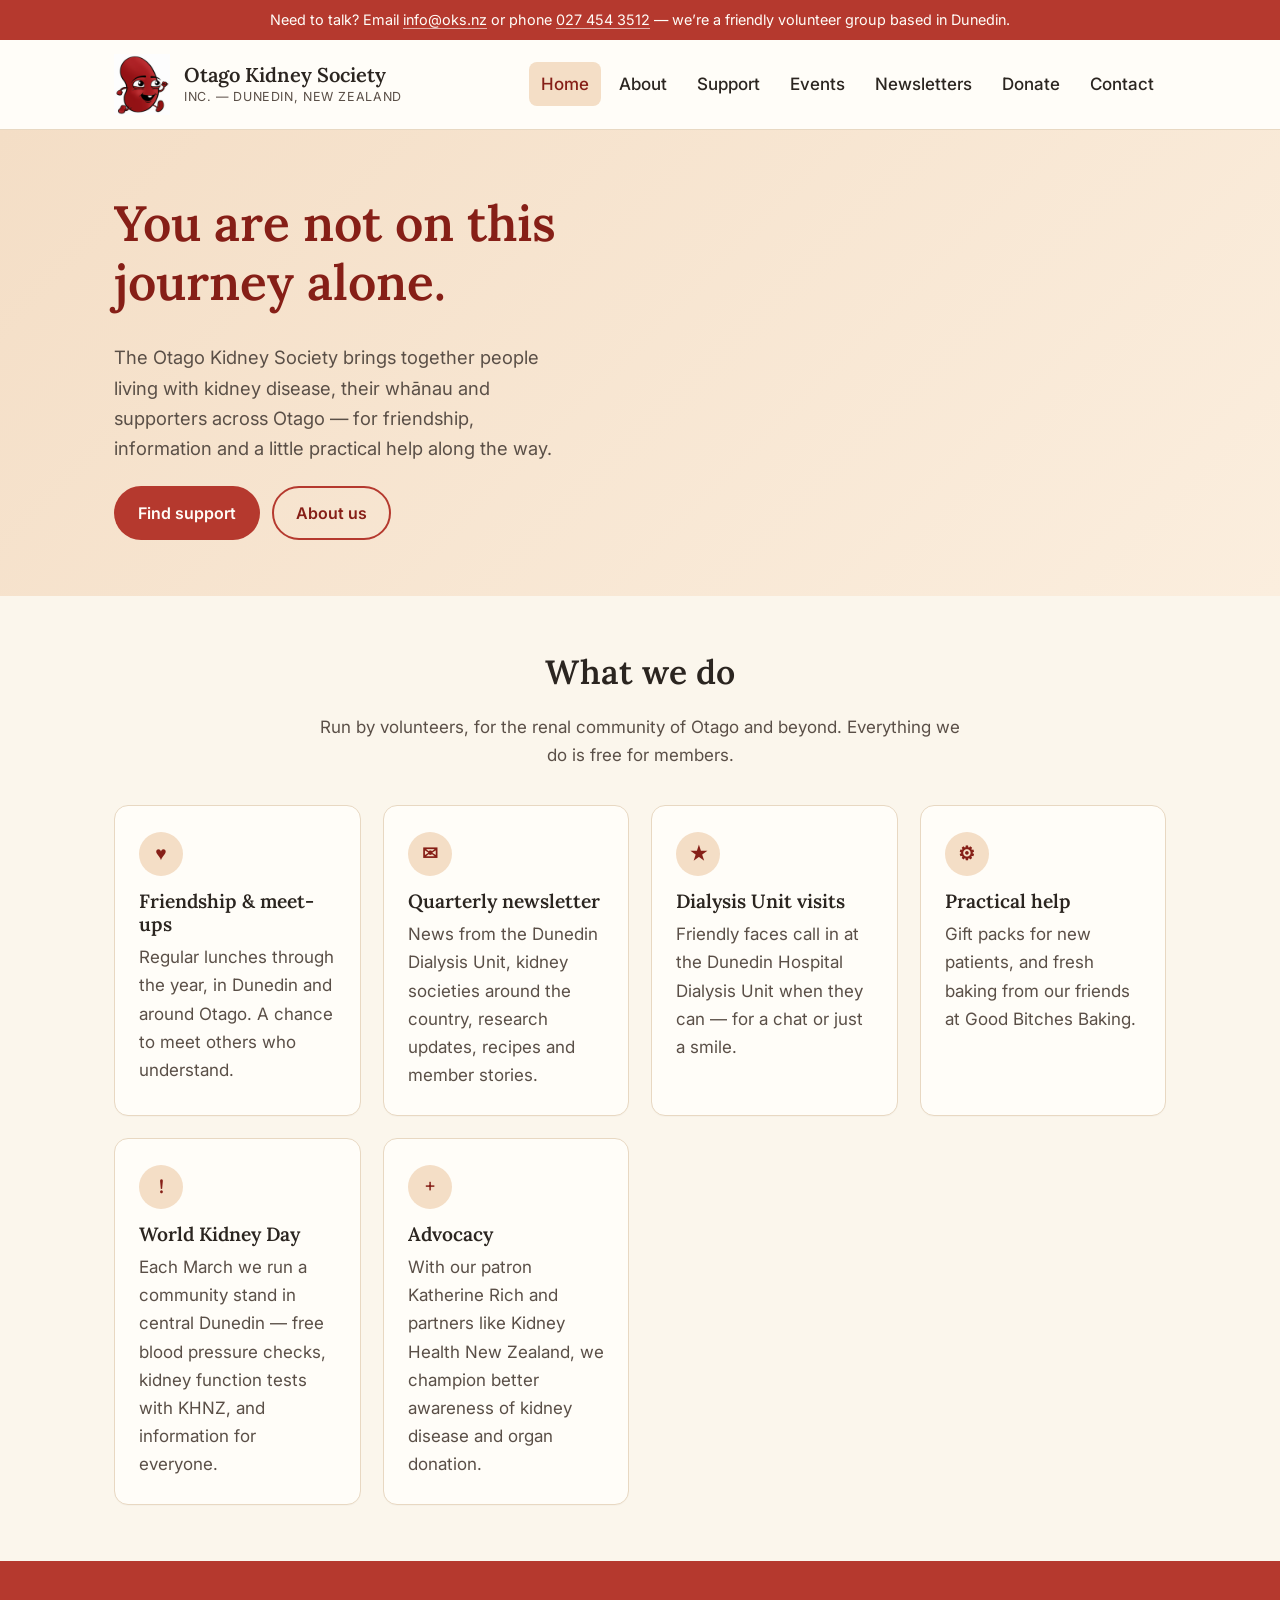
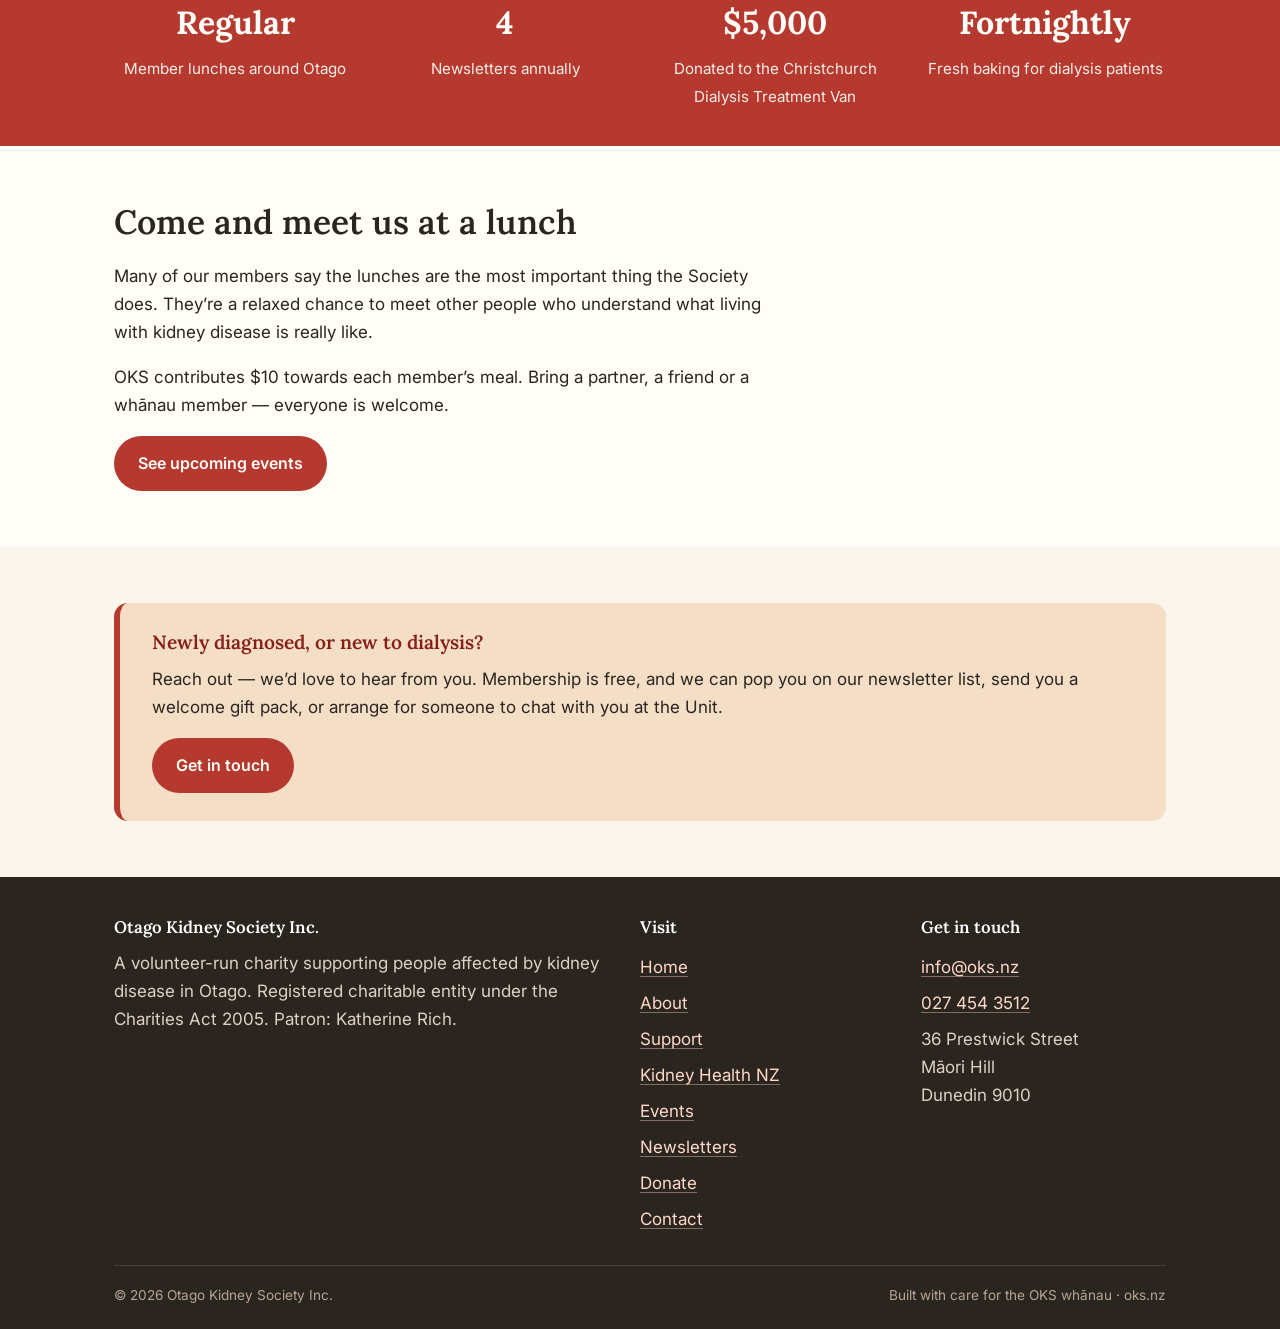
<file: index.html>
<!DOCTYPE html>
<html lang="en-NZ">
<head>
  <meta charset="UTF-8">
  <meta name="viewport" content="width=device-width, initial-scale=1.0">
  <title>Otago Kidney Society — supporting our renal community in Otago</title>
  <meta name="description" content="The Otago Kidney Society is a registered charity supporting people affected by kidney disease in Otago through friendship, information and practical help.">
  <link rel="icon" type="image/png" href="images/oks-logo.png">
  <!-- Social sharing (Facebook, Messenger, LinkedIn) -->
  <meta property="og:type" content="website">
  <meta property="og:site_name" content="Otago Kidney Society">
  <meta property="og:locale" content="en_NZ">
  <meta property="og:title" content="Otago Kidney Society — supporting our renal community in Otago">
  <meta property="og:description" content="The Otago Kidney Society is a registered charity supporting people affected by kidney disease in Otago through friendship, information and practical help.">
  <meta property="og:url" content="https://oks.nz/">
  <meta property="og:image" content="https://oks.nz/images/oks-logo.png">
  <meta property="og:image:alt" content="The Otago Kidney Society logo.">
  <!-- Social sharing (X / Twitter) -->
  <meta name="twitter:card" content="summary_large_image">
  <meta name="twitter:title" content="Otago Kidney Society — supporting our renal community in Otago">
  <meta name="twitter:description" content="The Otago Kidney Society is a registered charity supporting people affected by kidney disease in Otago through friendship, information and practical help.">
  <meta name="twitter:image" content="https://oks.nz/images/oks-logo.png">
  <link rel="canonical" href="https://oks.nz/">
  <link rel="preconnect" href="https://fonts.googleapis.com">
  <link rel="preconnect" href="https://fonts.gstatic.com" crossorigin>
  <link href="https://fonts.googleapis.com/css2?family=Inter:wght@400;500;600&family=Lora:wght@500;600&display=swap" rel="stylesheet">
  <link rel="stylesheet" href="styles.css">
</head>
<body>

<div class="topbar">
  Need to talk? Email <a href="mailto:info@oks.nz">info@oks.nz</a> or phone <a href="tel:+64274543512">027 454 3512</a> — we’re a friendly volunteer group based in Dunedin.
</div>

<header class="site-header">
  <div class="inner">
    <a class="brand" href="index.html">
      <img src="images/oks-logo.png" alt="OKS kidney mascot logo">
      <span class="name">Otago Kidney Society<small>Inc. — Dunedin, New Zealand</small></span>
    </a>
    <nav aria-label="Primary">
      <ul>
        <li><a class="active" href="index.html">Home</a></li>
        <li><a href="about.html">About</a></li>
        <li><a href="support.html">Support</a></li>
        <li><a href="events.html">Events</a></li>
        <li><a href="newsletters.html">Newsletters</a></li>
        <li><a href="donate.html">Donate</a></li>
        <li><a href="contact.html">Contact</a></li>
      </ul>
    </nav>
  </div>
</header>

<section class="hero">
  <div class="container">
    <div style="max-width:46ch;">
      <h1>You are not on this journey alone.</h1>
      <p class="lede">The Otago Kidney Society brings together people living with kidney disease, their whānau and supporters across Otago — for friendship, information and a little practical help along the way.</p>
      <div class="actions">
        <a class="btn btn-primary" href="support.html">Find support</a>
        <a class="btn btn-secondary" href="about.html">About us</a>
      </div>
    </div>
  </div>
</section>

<section>
  <div class="container">
    <div class="text-center" style="max-width:60ch;margin:0 auto 36px;">
      <h2>What we do</h2>
      <p class="muted">Run by volunteers, for the renal community of Otago and beyond. Everything we do is free for members.</p>
    </div>
    <div class="cards">
      <div class="card">
        <div class="icon" aria-hidden="true">♥</div>
        <h3>Friendship &amp; meet-ups</h3>
        <p>Regular lunches through the year, in Dunedin and around Otago. A chance to meet others who understand.</p>
      </div>
      <div class="card">
        <div class="icon" aria-hidden="true">✉</div>
        <h3>Quarterly newsletter</h3>
        <p>News from the Dunedin Dialysis Unit, kidney societies around the country, research updates, recipes and member stories.</p>
      </div>
      <div class="card">
        <div class="icon" aria-hidden="true">★</div>
        <h3>Dialysis Unit visits</h3>
        <p>Friendly faces call in at the Dunedin Hospital Dialysis Unit when they can — for a chat or just a smile.</p>
      </div>
      <div class="card">
        <div class="icon" aria-hidden="true">⚙</div>
        <h3>Practical help</h3>
        <p>Gift packs for new patients, and fresh baking from our friends at Good Bitches Baking.</p>
      </div>
      <div class="card">
        <div class="icon" aria-hidden="true">!</div>
        <h3>World Kidney Day</h3>
        <p>Each March we run a community stand in central Dunedin — free blood pressure checks, kidney function tests with KHNZ, and information for everyone.</p>
      </div>
      <div class="card">
        <div class="icon" aria-hidden="true">+</div>
        <h3>Advocacy</h3>
        <p>With our patron Katherine Rich and partners like Kidney Health New Zealand, we champion better awareness of kidney disease and organ donation.</p>
      </div>
    </div>
  </div>
</section>

<div class="fact-strip">
  <div class="container grid">
    <div><strong>Regular</strong><span>Member lunches around Otago</span></div>
    <div><strong>4</strong><span>Newsletters annually</span></div>
    <div><strong>$5,000</strong><span>Donated to the Christchurch Dialysis Treatment Van</span></div>
    <div><strong>Fortnightly</strong><span>Fresh baking for dialysis patients</span></div>
  </div>
</div>

<section class="alt">
  <div class="container">
    <div style="max-width:62ch;">
      <h2>Come and meet us at a lunch</h2>
      <p>Many of our members say the lunches are the most important thing the Society does. They’re a relaxed chance to meet other people who understand what living with kidney disease is really like.</p>
      <p>OKS contributes $10 towards each member’s meal. Bring a partner, a friend or a whānau member — everyone is welcome.</p>
      <a class="btn btn-primary" href="events.html">See upcoming events</a>
    </div>
  </div>
</section>

<section>
  <div class="container">
    <div class="callout">
      <h3>Newly diagnosed, or new to dialysis?</h3>
      <p>Reach out — we’d love to hear from you. Membership is free, and we can pop you on our newsletter list, send you a welcome gift pack, or arrange for someone to chat with you at the Unit.</p>
      <p style="margin-bottom:0;"><a class="btn btn-primary" href="contact.html">Get in touch</a></p>
    </div>
  </div>
</section>

<footer class="site-footer">
  <div class="container">
    <div class="grid">
      <div>
        <h3>Otago Kidney Society Inc.</h3>
        <p>A volunteer-run charity supporting people affected by kidney disease in Otago. Registered charitable entity under the Charities Act 2005. Patron: Katherine Rich.</p>
      </div>
      <div>
        <h3>Visit</h3>
        <ul>
          <li><a href="index.html">Home</a></li>
          <li><a href="about.html">About</a></li>
          <li><a href="support.html">Support</a></li>
          <li><a href="khnz.html">Kidney Health NZ</a></li>
          <li><a href="events.html">Events</a></li>
          <li><a href="newsletters.html">Newsletters</a></li>
          <li><a href="donate.html">Donate</a></li>
          <li><a href="contact.html">Contact</a></li>
        </ul>
      </div>
      <div>
        <h3>Get in touch</h3>
        <ul>
          <li><a href="mailto:info@oks.nz">info@oks.nz</a></li>
          <li><a href="tel:+64274543512">027 454 3512</a></li>
          <li>36 Prestwick Street<br>Māori Hill<br>Dunedin 9010</li>
        </ul>
      </div>
    </div>
    <div class="legal">
      <span>© <span id="year">2026</span> Otago Kidney Society Inc.</span>
      <span>Built with care for the OKS whānau · oks.nz</span>
    </div>
  </div>
  <script>document.getElementById('year').textContent = new Date().getFullYear();</script>
</footer>

</body>
</html>
</file>
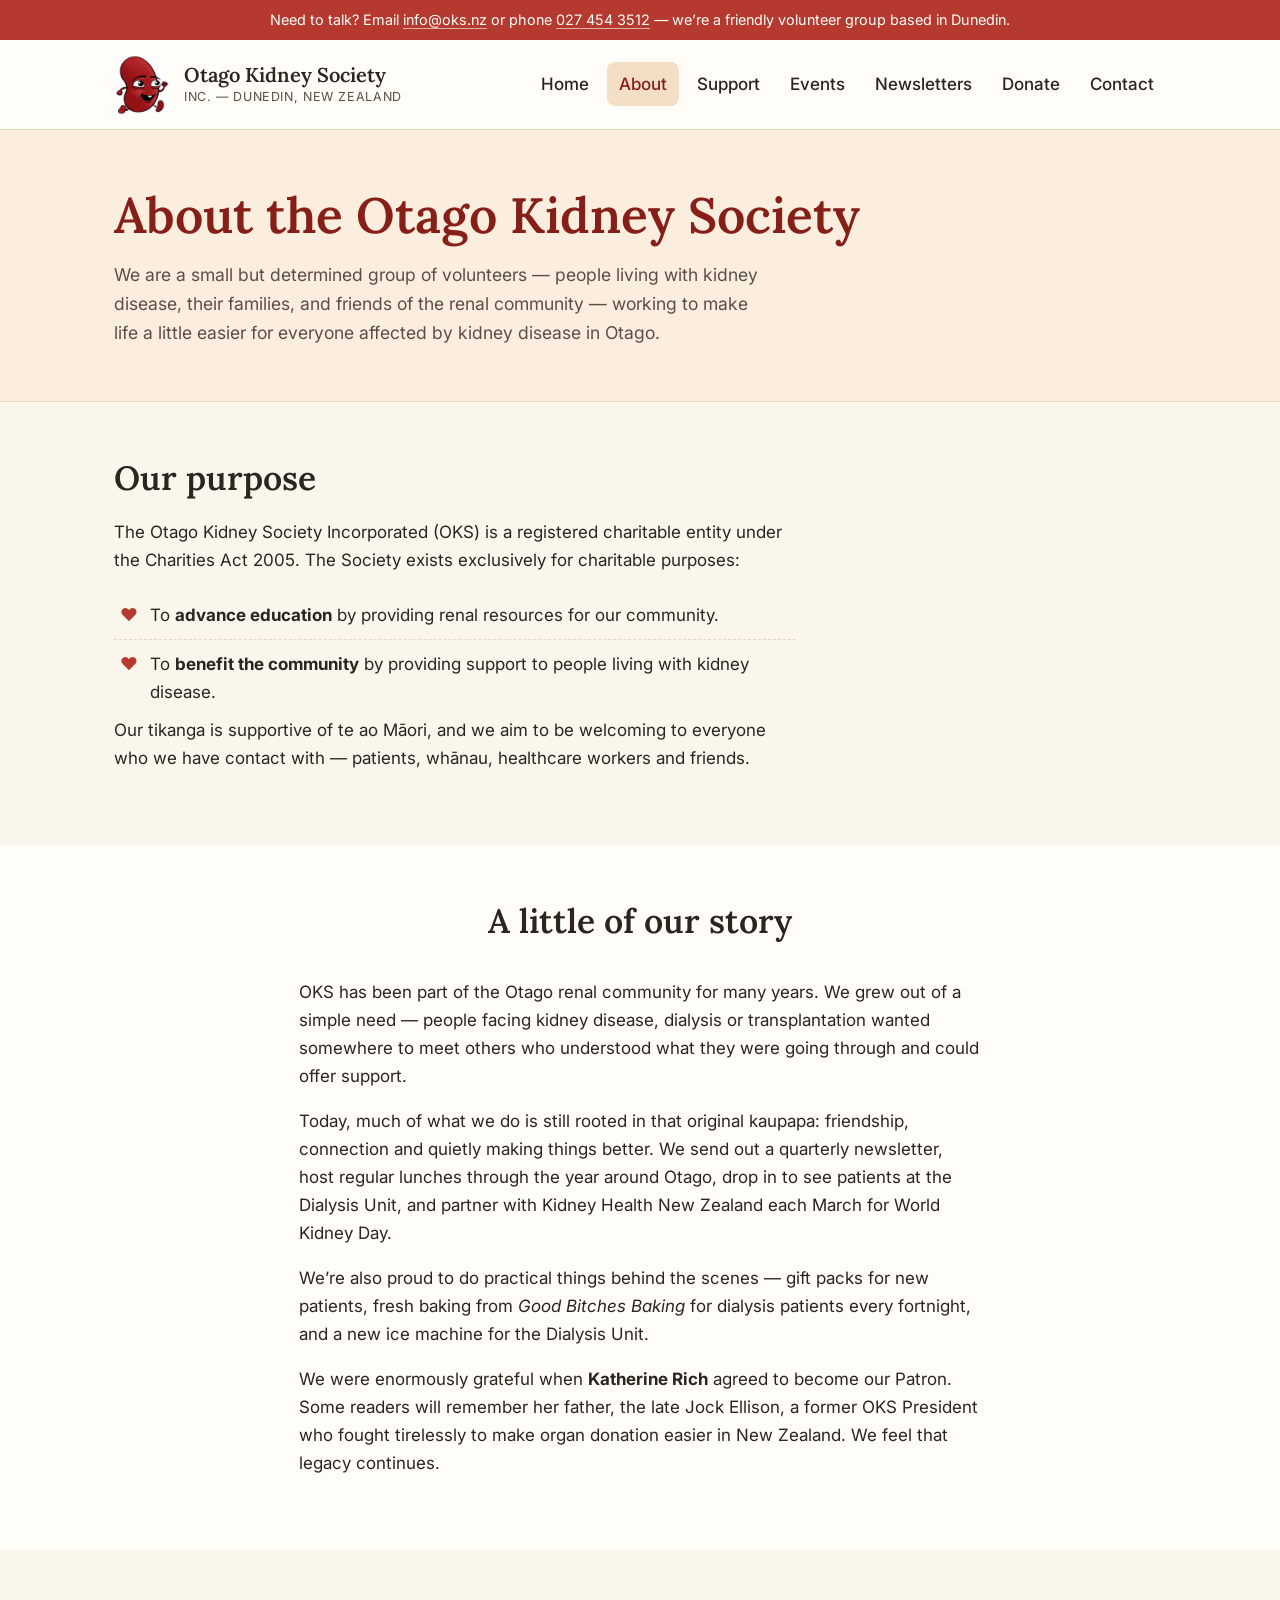
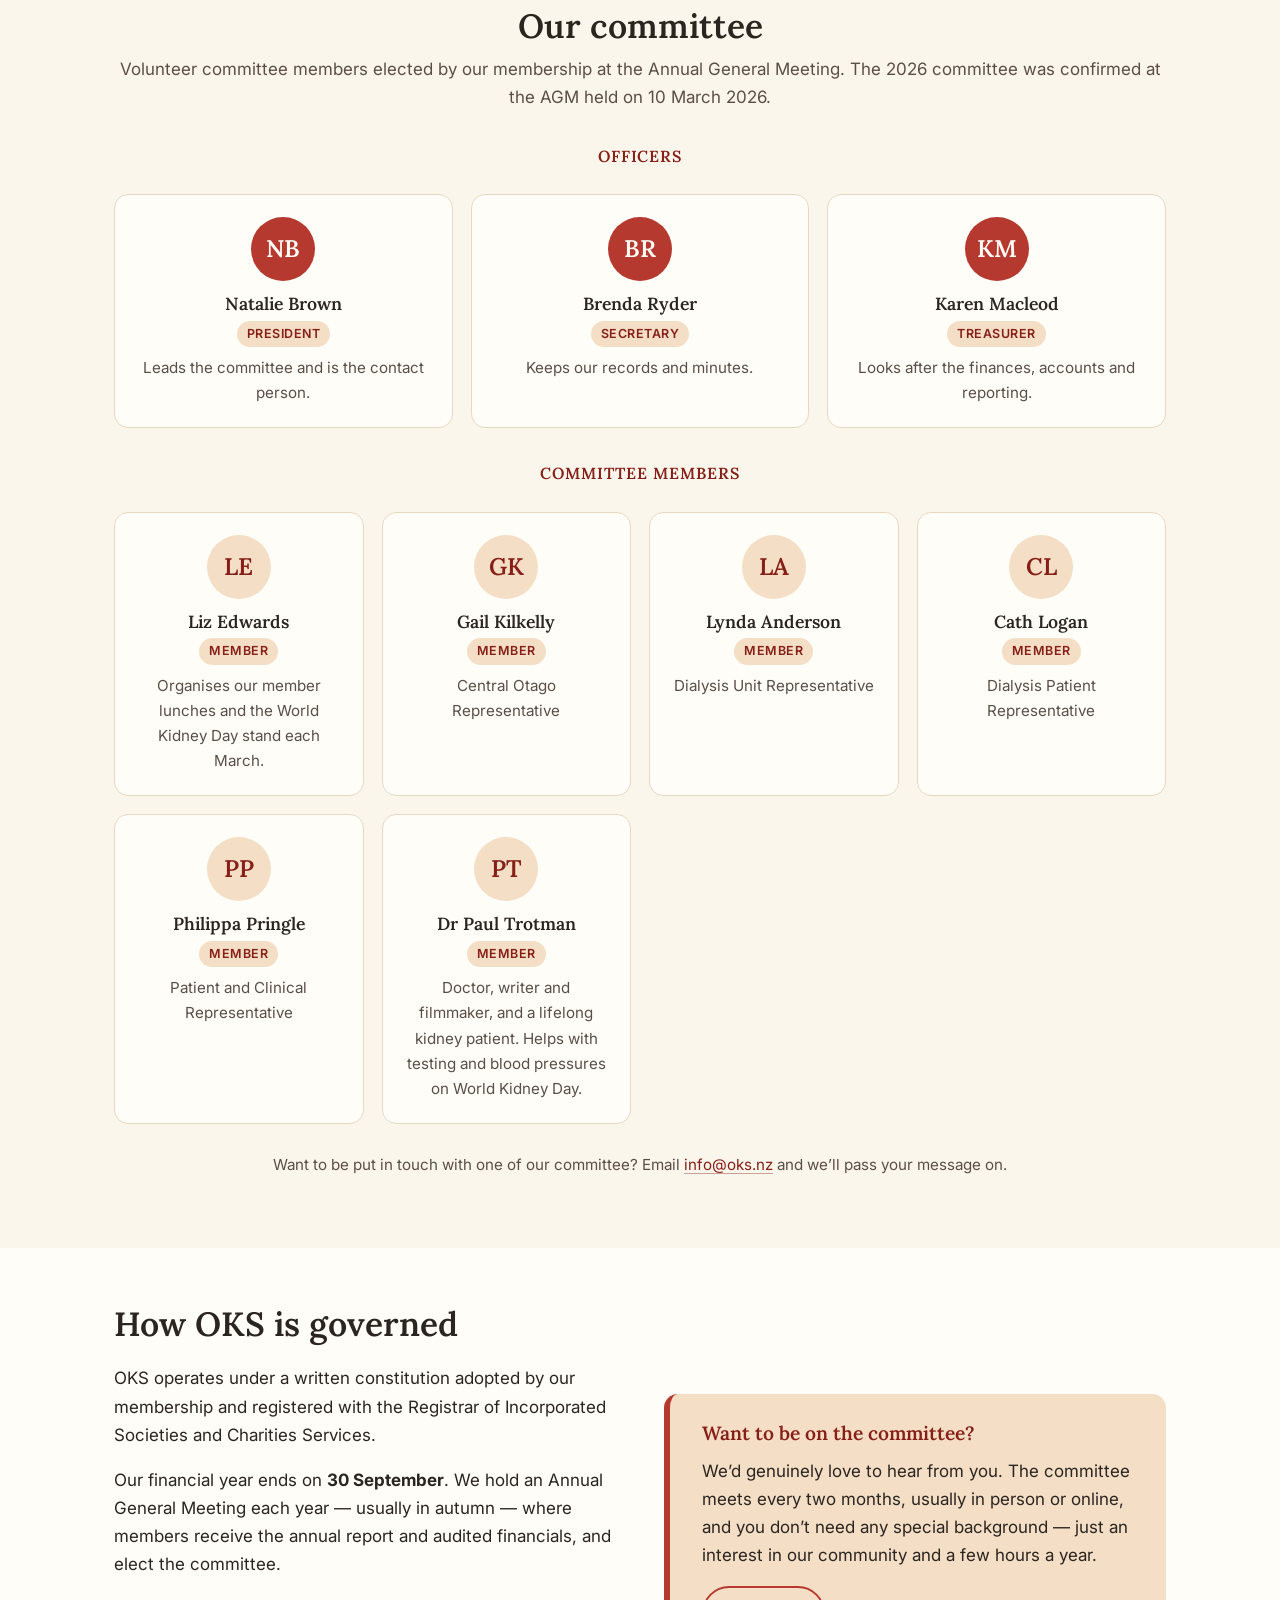
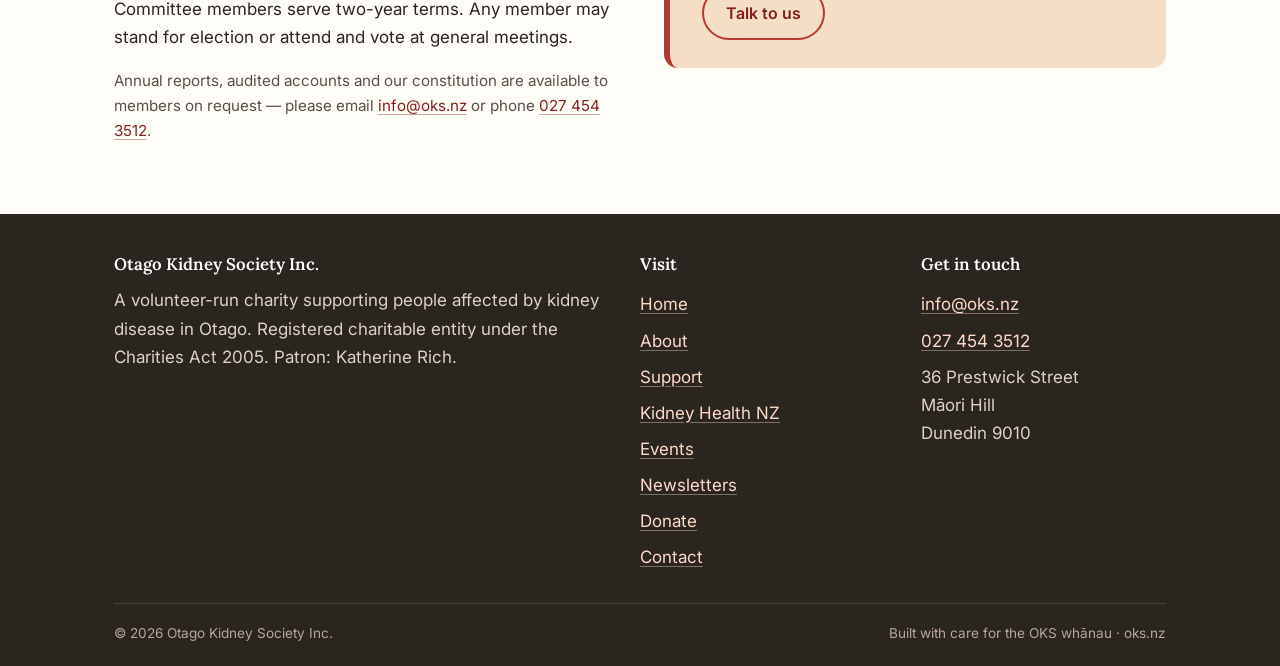
<file: about.html>
<!DOCTYPE html>
<html lang="en-NZ">
<head>
  <meta charset="UTF-8">
  <meta name="viewport" content="width=device-width, initial-scale=1.0">
  <title>About — Otago Kidney Society</title>
  <meta name="description" content="The Otago Kidney Society is a registered charity supporting people with kidney disease and advancing renal education in Otago.">
  <link rel="icon" type="image/png" href="images/oks-logo.png">
  <!-- Social sharing (Facebook, Messenger, LinkedIn) -->
  <meta property="og:type" content="website">
  <meta property="og:site_name" content="Otago Kidney Society">
  <meta property="og:locale" content="en_NZ">
  <meta property="og:title" content="About — Otago Kidney Society">
  <meta property="og:description" content="The Otago Kidney Society is a registered charity supporting people with kidney disease and advancing renal education in Otago.">
  <meta property="og:url" content="https://oks.nz/about.html">
  <meta property="og:image" content="https://oks.nz/images/oks-logo.png">
  <meta property="og:image:alt" content="The Otago Kidney Society logo.">
  <!-- Social sharing (X / Twitter) -->
  <meta name="twitter:card" content="summary_large_image">
  <meta name="twitter:title" content="About — Otago Kidney Society">
  <meta name="twitter:description" content="The Otago Kidney Society is a registered charity supporting people with kidney disease and advancing renal education in Otago.">
  <meta name="twitter:image" content="https://oks.nz/images/oks-logo.png">
  <link rel="canonical" href="https://oks.nz/about.html">
  <link rel="preconnect" href="https://fonts.googleapis.com">
  <link rel="preconnect" href="https://fonts.gstatic.com" crossorigin>
  <link href="https://fonts.googleapis.com/css2?family=Inter:wght@400;500;600&family=Lora:wght@500;600&display=swap" rel="stylesheet">
  <link rel="stylesheet" href="styles.css">
</head>
<body>

<div class="topbar">
  Need to talk? Email <a href="mailto:info@oks.nz">info@oks.nz</a> or phone <a href="tel:+64274543512">027 454 3512</a> — we’re a friendly volunteer group based in Dunedin.
</div>

<header class="site-header">
  <div class="inner">
    <a class="brand" href="index.html">
      <img src="images/oks-logo.png" alt="OKS kidney mascot logo">
      <span class="name">Otago Kidney Society<small>Inc. — Dunedin, New Zealand</small></span>
    </a>
    <nav aria-label="Primary">
      <ul>
        <li><a href="index.html">Home</a></li>
        <li><a class="active" href="about.html">About</a></li>
        <li><a href="support.html">Support</a></li>
        <li><a href="events.html">Events</a></li>
        <li><a href="newsletters.html">Newsletters</a></li>
        <li><a href="donate.html">Donate</a></li>
        <li><a href="contact.html">Contact</a></li>
      </ul>
    </nav>
  </div>
</header>

<section class="page-head">
  <div class="container">
    <h1>About the Otago Kidney Society</h1>
    <p>We are a small but determined group of volunteers — people living with kidney disease, their families, and friends of the renal community — working to make life a little easier for everyone affected by kidney disease in Otago.</p>
  </div>
</section>

<section>
  <div class="container">
    <div style="max-width:62ch;">
      <h2>Our purpose</h2>
      <p>The Otago Kidney Society Incorporated (OKS) is a registered charitable entity under the Charities Act 2005. The Society exists exclusively for charitable purposes:</p>
      <ul class="tick-list">
        <li>To <strong>advance education</strong> by providing renal resources for our community.</li>
        <li>To <strong>benefit the community</strong> by providing support to people living with kidney disease.</li>
      </ul>
      <p>Our tikanga is supportive of te ao Māori, and we aim to be welcoming to everyone who we have contact with — patients, whānau, healthcare workers and friends.</p>
    </div>
  </div>
</section>

<section class="alt">
  <div class="container">
    <h2 class="text-center" style="margin-bottom:36px;">A little of our story</h2>
    <div style="max-width:62ch;margin:0 auto;">
      <p>OKS has been part of the Otago renal community for many years. We grew out of a simple need — people facing kidney disease, dialysis or transplantation wanted somewhere to meet others who understood what they were going through and could offer support.</p>
      <p>Today, much of what we do is still rooted in that original kaupapa: friendship, connection and quietly making things better. We send out a quarterly newsletter, host regular lunches through the year around Otago, drop in to see patients at the Dialysis Unit, and partner with Kidney Health New Zealand each March for World Kidney Day.</p>
      <p>We’re also proud to do practical things behind the scenes — gift packs for new patients, fresh baking from <em>Good Bitches Baking</em> for dialysis patients every fortnight, and a new ice machine for the Dialysis Unit.</p>
      <p>We were enormously grateful when <strong>Katherine Rich</strong> agreed to become our Patron. Some readers will remember her father, the late Jock Ellison, a former OKS President who fought tirelessly to make organ donation easier in New Zealand. We feel that legacy continues.</p>
    </div>
  </div>
</section>

<section>
  <div class="container">
    <h2 class="text-center" style="margin-bottom:8px;">Our committee</h2>
    <p class="text-center muted" style="margin-bottom:0;">Volunteer committee members elected by our membership at the Annual General Meeting. The 2026 committee was confirmed at the AGM held on 10 March 2026.</p>

    <h3 class="text-center" style="margin-top:36px;font-size:1rem;letter-spacing:.06em;text-transform:uppercase;color:var(--brand-red-dark);">Officers</h3>
    <div class="committee officers-row">
      <div class="person officer">
        <div class="avatar">NB</div>
        <h3>Natalie Brown</h3>
        <span class="role">President</span>
        <p>Leads the committee and is the contact person.</p>
      </div>
      <div class="person officer">
        <div class="avatar">BR</div>
        <h3>Brenda Ryder</h3>
        <span class="role">Secretary</span>
        <p>Keeps our records and minutes.</p>
      </div>
      <div class="person officer">
        <div class="avatar">KM</div>
        <h3>Karen Macleod</h3>
        <span class="role">Treasurer</span>
        <p>Looks after the finances, accounts and reporting.</p>
      </div>
    </div>

    <h3 class="text-center" style="margin-top:36px;font-size:1rem;letter-spacing:.06em;text-transform:uppercase;color:var(--brand-red-dark);">Committee members</h3>
    <div class="committee">
      <div class="person">
        <div class="avatar">LE</div>
        <h3>Liz Edwards</h3>
        <span class="role">Member</span>
        <p>Organises our member lunches and the World Kidney Day stand each March.</p>
      </div>
      <div class="person">
        <div class="avatar">GK</div>
        <h3>Gail Kilkelly</h3>
        <span class="role">Member</span>
        <p>Central Otago Representative</p>
      </div>
      <div class="person">
        <div class="avatar">LA</div>
        <h3>Lynda Anderson</h3>
        <span class="role">Member</span>
        <p>Dialysis Unit Representative</p>
      </div>
      <div class="person">
        <div class="avatar">CL</div>
        <h3>Cath Logan</h3>
        <span class="role">Member</span>
        <p>Dialysis Patient Representative</p>
      </div>
      <div class="person">
        <div class="avatar">PP</div>
        <h3>Philippa Pringle</h3>
        <span class="role">Member</span>
        <p>Patient and Clinical Representative</p>
      </div>
      <div class="person">
        <div class="avatar">PT</div>
        <h3>Dr Paul Trotman</h3>
        <span class="role">Member</span>
        <p>Doctor, writer and filmmaker, and a lifelong kidney patient. Helps with testing and blood pressures on World Kidney Day.</p>
      </div>
    </div>

    <p class="text-center muted" style="margin-top:28px;font-size:0.95rem;">
      Want to be put in touch with one of our committee? Email <a href="mailto:info@oks.nz">info@oks.nz</a> and we’ll pass your message on.
    </p>
  </div>
</section>

<section class="alt">
  <div class="container split">
    <div>
      <h2>How OKS is governed</h2>
      <p>OKS operates under a written constitution adopted by our membership and registered with the Registrar of Incorporated Societies and Charities Services.</p>
      <p>Our financial year ends on <strong>30 September</strong>. We hold an Annual General Meeting each year — usually in autumn — where members receive the annual report and audited financials, and elect the committee.</p>
      <p>Committee members serve two-year terms. Any member may stand for election or attend and vote at general meetings.</p>
      <p class="muted" style="font-size:0.95rem;">Annual reports, audited accounts and our constitution are available to members on request — please email <a href="mailto:info@oks.nz">info@oks.nz</a> or phone <a href="tel:+64274543512">027 454 3512</a>.</p>
    </div>
    <div class="callout">
      <h3>Want to be on the committee?</h3>
      <p>We’d genuinely love to hear from you. The committee meets every two months, usually in person or online, and you don’t need any special background — just an interest in our community and a few hours a year.</p>
      <p style="margin-bottom:0;"><a class="btn btn-secondary" href="contact.html">Talk to us</a></p>
    </div>
  </div>
</section>

<footer class="site-footer">
  <div class="container">
    <div class="grid">
      <div>
        <h3>Otago Kidney Society Inc.</h3>
        <p>A volunteer-run charity supporting people affected by kidney disease in Otago. Registered charitable entity under the Charities Act 2005. Patron: Katherine Rich.</p>
      </div>
      <div>
        <h3>Visit</h3>
        <ul>
          <li><a href="index.html">Home</a></li>
          <li><a href="about.html">About</a></li>
          <li><a href="support.html">Support</a></li>
          <li><a href="khnz.html">Kidney Health NZ</a></li>
          <li><a href="events.html">Events</a></li>
          <li><a href="newsletters.html">Newsletters</a></li>
          <li><a href="donate.html">Donate</a></li>
          <li><a href="contact.html">Contact</a></li>
        </ul>
      </div>
      <div>
        <h3>Get in touch</h3>
        <ul>
          <li><a href="mailto:info@oks.nz">info@oks.nz</a></li>
          <li><a href="tel:+64274543512">027 454 3512</a></li>
          <li>36 Prestwick Street<br>Māori Hill<br>Dunedin 9010</li>
        </ul>
      </div>
    </div>
    <div class="legal">
      <span>© <span id="year">2026</span> Otago Kidney Society Inc.</span>
      <span>Built with care for the OKS whānau · oks.nz</span>
    </div>
  </div>
  <script>document.getElementById('year').textContent = new Date().getFullYear();</script>
</footer>

</body>
</html>
</file>
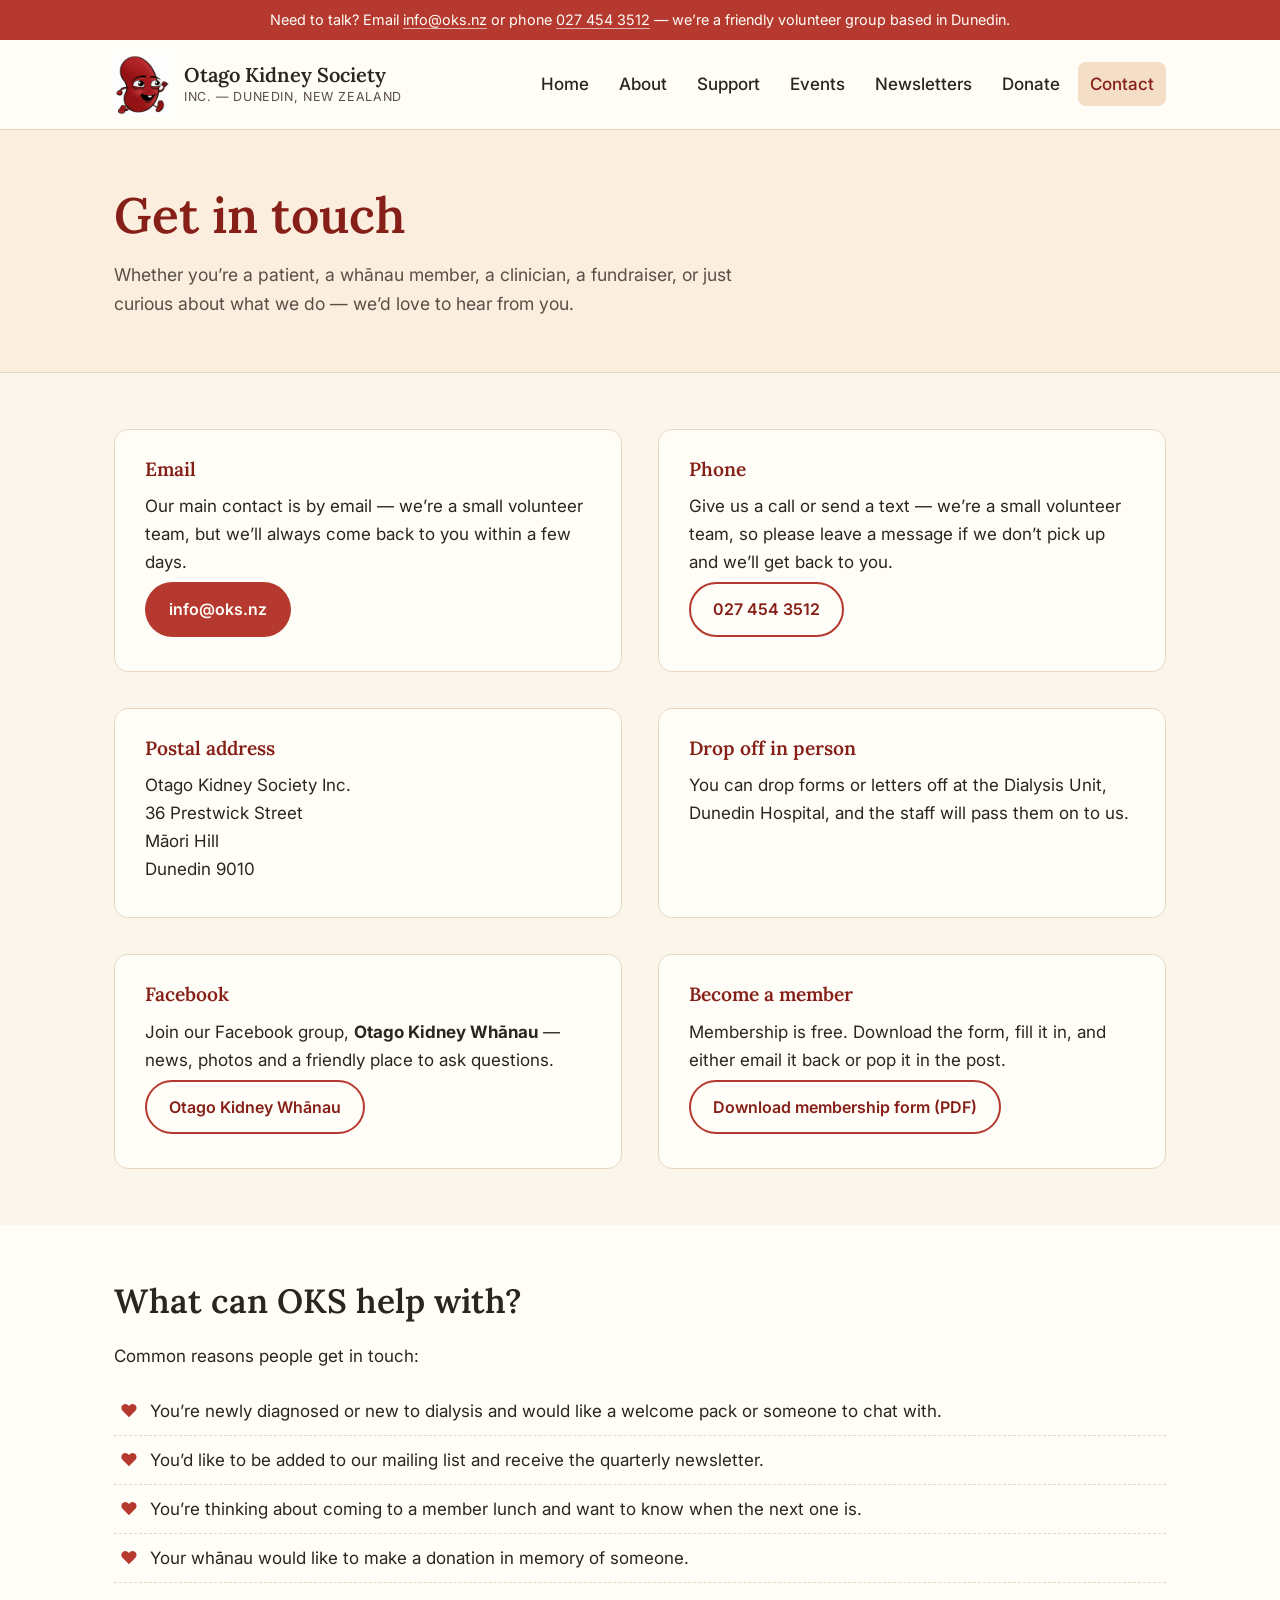
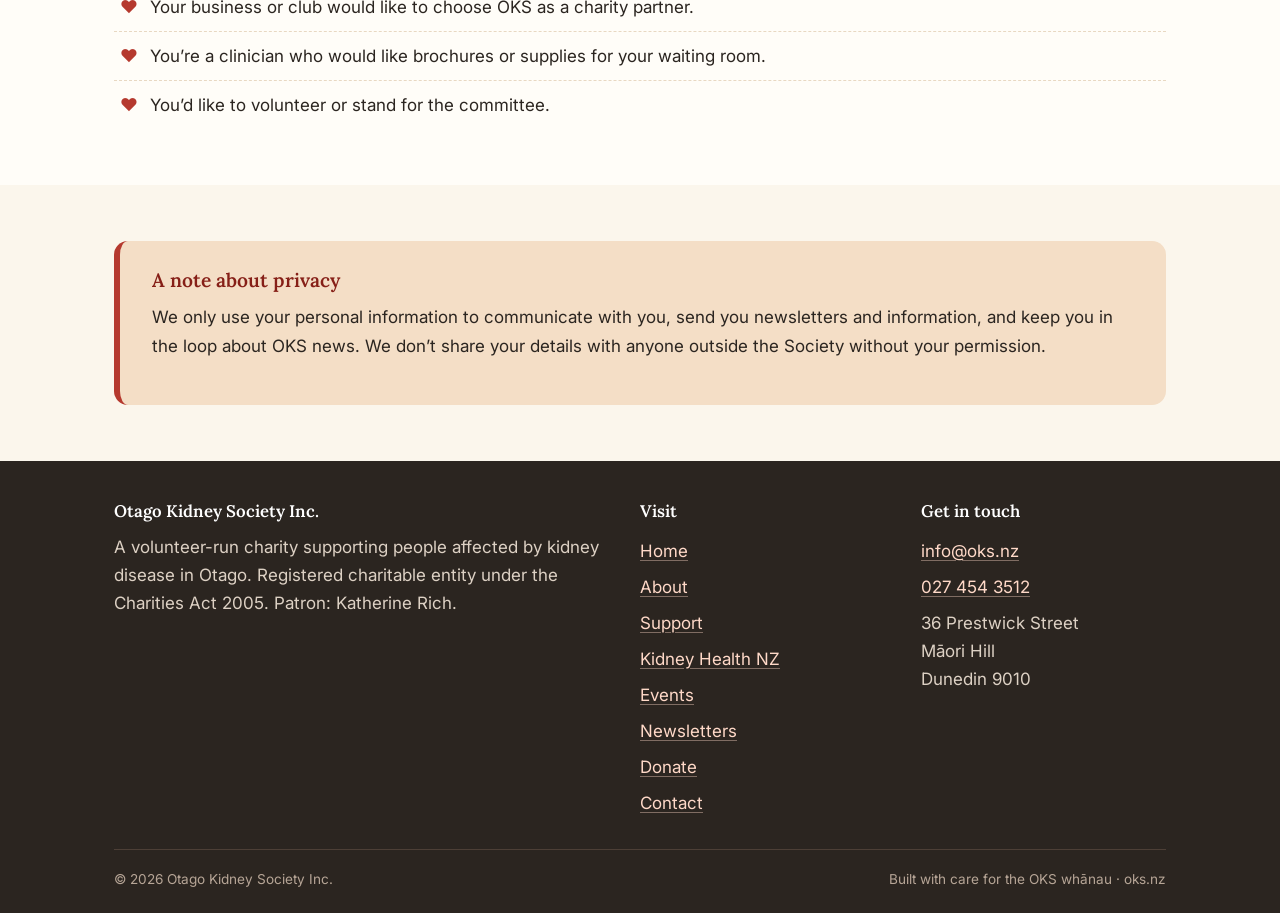
<file: contact.html>
<!DOCTYPE html>
<html lang="en-NZ">
<head>
  <meta charset="UTF-8">
  <meta name="viewport" content="width=device-width, initial-scale=1.0">
  <title>Contact — Otago Kidney Society</title>
  <meta name="description" content="Contact the Otago Kidney Society — email info@oks.nz, or post to the Dunedin Hospital Dialysis Unit.">
  <link rel="icon" type="image/png" href="images/oks-logo.png">
  <!-- Social sharing (Facebook, Messenger, LinkedIn) -->
  <meta property="og:type" content="website">
  <meta property="og:site_name" content="Otago Kidney Society">
  <meta property="og:locale" content="en_NZ">
  <meta property="og:title" content="Contact — Otago Kidney Society">
  <meta property="og:description" content="Contact the Otago Kidney Society — email info@oks.nz, or post to the Dunedin Hospital Dialysis Unit.">
  <meta property="og:url" content="https://oks.nz/contact.html">
  <meta property="og:image" content="https://oks.nz/images/oks-logo.png">
  <meta property="og:image:alt" content="The Otago Kidney Society logo.">
  <!-- Social sharing (X / Twitter) -->
  <meta name="twitter:card" content="summary_large_image">
  <meta name="twitter:title" content="Contact — Otago Kidney Society">
  <meta name="twitter:description" content="Contact the Otago Kidney Society — email info@oks.nz, or post to the Dunedin Hospital Dialysis Unit.">
  <meta name="twitter:image" content="https://oks.nz/images/oks-logo.png">
  <link rel="canonical" href="https://oks.nz/contact.html">
  <link rel="preconnect" href="https://fonts.googleapis.com">
  <link rel="preconnect" href="https://fonts.gstatic.com" crossorigin>
  <link href="https://fonts.googleapis.com/css2?family=Inter:wght@400;500;600&family=Lora:wght@500;600&display=swap" rel="stylesheet">
  <link rel="stylesheet" href="styles.css">
</head>
<body>

<div class="topbar">
  Need to talk? Email <a href="mailto:info@oks.nz">info@oks.nz</a> or phone <a href="tel:+64274543512">027 454 3512</a> — we’re a friendly volunteer group based in Dunedin.
</div>

<header class="site-header">
  <div class="inner">
    <a class="brand" href="index.html">
      <img src="images/oks-logo.png" alt="OKS kidney mascot logo">
      <span class="name">Otago Kidney Society<small>Inc. — Dunedin, New Zealand</small></span>
    </a>
    <nav aria-label="Primary">
      <ul>
        <li><a href="index.html">Home</a></li>
        <li><a href="about.html">About</a></li>
        <li><a href="support.html">Support</a></li>
        <li><a href="events.html">Events</a></li>
        <li><a href="newsletters.html">Newsletters</a></li>
        <li><a href="donate.html">Donate</a></li>
        <li><a class="active" href="contact.html">Contact</a></li>
      </ul>
    </nav>
  </div>
</header>

<section class="page-head">
  <div class="container">
    <h1>Get in touch</h1>
    <p>Whether you’re a patient, a whānau member, a clinician, a fundraiser, or just curious about what we do — we’d love to hear from you.</p>
  </div>
</section>

<section>
  <div class="container">
    <h2 class="sr-only">Ways to get in touch</h2>
    <div class="contact-grid">
      <div class="contact-card">
        <h3>Email</h3>
        <p>Our main contact is by email — we’re a small volunteer team, but we’ll always come back to you within a few days.</p>
        <p><a class="btn btn-primary" href="mailto:info@oks.nz">info@oks.nz</a></p>
      </div>
      <div class="contact-card">
        <h3>Phone</h3>
        <p>Give us a call or send a text — we’re a small volunteer team, so please leave a message if we don’t pick up and we’ll get back to you.</p>
        <p><a class="btn btn-secondary" href="tel:+64274543512">027 454 3512</a></p>
      </div>
      <div class="contact-card">
        <h3>Postal address</h3>
        <p>Otago Kidney Society Inc.<br>
           36 Prestwick Street<br>
           Māori Hill<br>
           Dunedin 9010</p>
      </div>
      <div class="contact-card">
        <h3>Drop off in person</h3>
        <p>You can drop forms or letters off at the Dialysis Unit, Dunedin Hospital, and the staff will pass them on to us.</p>
      </div>
      <div class="contact-card">
        <h3>Facebook</h3>
        <p>Join our Facebook group, <strong>Otago Kidney Whānau</strong> — news, photos and a friendly place to ask questions.</p>
        <p><a class="btn btn-secondary" href="https://www.facebook.com/groups/otagokidneywhanau" target="_blank" rel="noopener">Otago Kidney Whānau</a></p>
      </div>
      <div class="contact-card">
        <h3>Become a member</h3>
        <p>Membership is free. Download the form, fill it in, and either email it back or pop it in the post.</p>
        <p><a class="btn btn-secondary" href="forms/oks-membership-form.pdf" download>Download membership form (PDF)</a></p>
      </div>
    </div>
  </div>
</section>

<section class="alt">
  <div class="container">
    <h2>What can OKS help with?</h2>
    <p>Common reasons people get in touch:</p>
    <ul class="tick-list">
      <li>You’re newly diagnosed or new to dialysis and would like a welcome pack or someone to chat with.</li>
      <li>You’d like to be added to our mailing list and receive the quarterly newsletter.</li>
      <li>You’re thinking about coming to a member lunch and want to know when the next one is.</li>
      <li>Your whānau would like to make a donation in memory of someone.</li>
      <li>Your business or club would like to choose OKS as a charity partner.</li>
      <li>You’re a clinician who would like brochures or supplies for your waiting room.</li>
      <li>You’d like to volunteer or stand for the committee.</li>
    </ul>
  </div>
</section>

<section>
  <div class="container">
    <div class="callout">
      <h3>A note about privacy</h3>
      <p>We only use your personal information to communicate with you, send you newsletters and information, and keep you in the loop about OKS news. We don’t share your details with anyone outside the Society without your permission.</p>
    </div>
  </div>
</section>

<footer class="site-footer">
  <div class="container">
    <div class="grid">
      <div>
        <h3>Otago Kidney Society Inc.</h3>
        <p>A volunteer-run charity supporting people affected by kidney disease in Otago. Registered charitable entity under the Charities Act 2005. Patron: Katherine Rich.</p>
      </div>
      <div>
        <h3>Visit</h3>
        <ul>
          <li><a href="index.html">Home</a></li>
          <li><a href="about.html">About</a></li>
          <li><a href="support.html">Support</a></li>
          <li><a href="khnz.html">Kidney Health NZ</a></li>
          <li><a href="events.html">Events</a></li>
          <li><a href="newsletters.html">Newsletters</a></li>
          <li><a href="donate.html">Donate</a></li>
          <li><a href="contact.html">Contact</a></li>
        </ul>
      </div>
      <div>
        <h3>Get in touch</h3>
        <ul>
          <li><a href="mailto:info@oks.nz">info@oks.nz</a></li>
          <li><a href="tel:+64274543512">027 454 3512</a></li>
          <li>36 Prestwick Street<br>Māori Hill<br>Dunedin 9010</li>
        </ul>
      </div>
    </div>
    <div class="legal">
      <span>© <span id="year">2026</span> Otago Kidney Society Inc.</span>
      <span>Built with care for the OKS whānau · oks.nz</span>
    </div>
  </div>
  <script>document.getElementById('year').textContent = new Date().getFullYear();</script>
</footer>

</body>
</html>
</file>
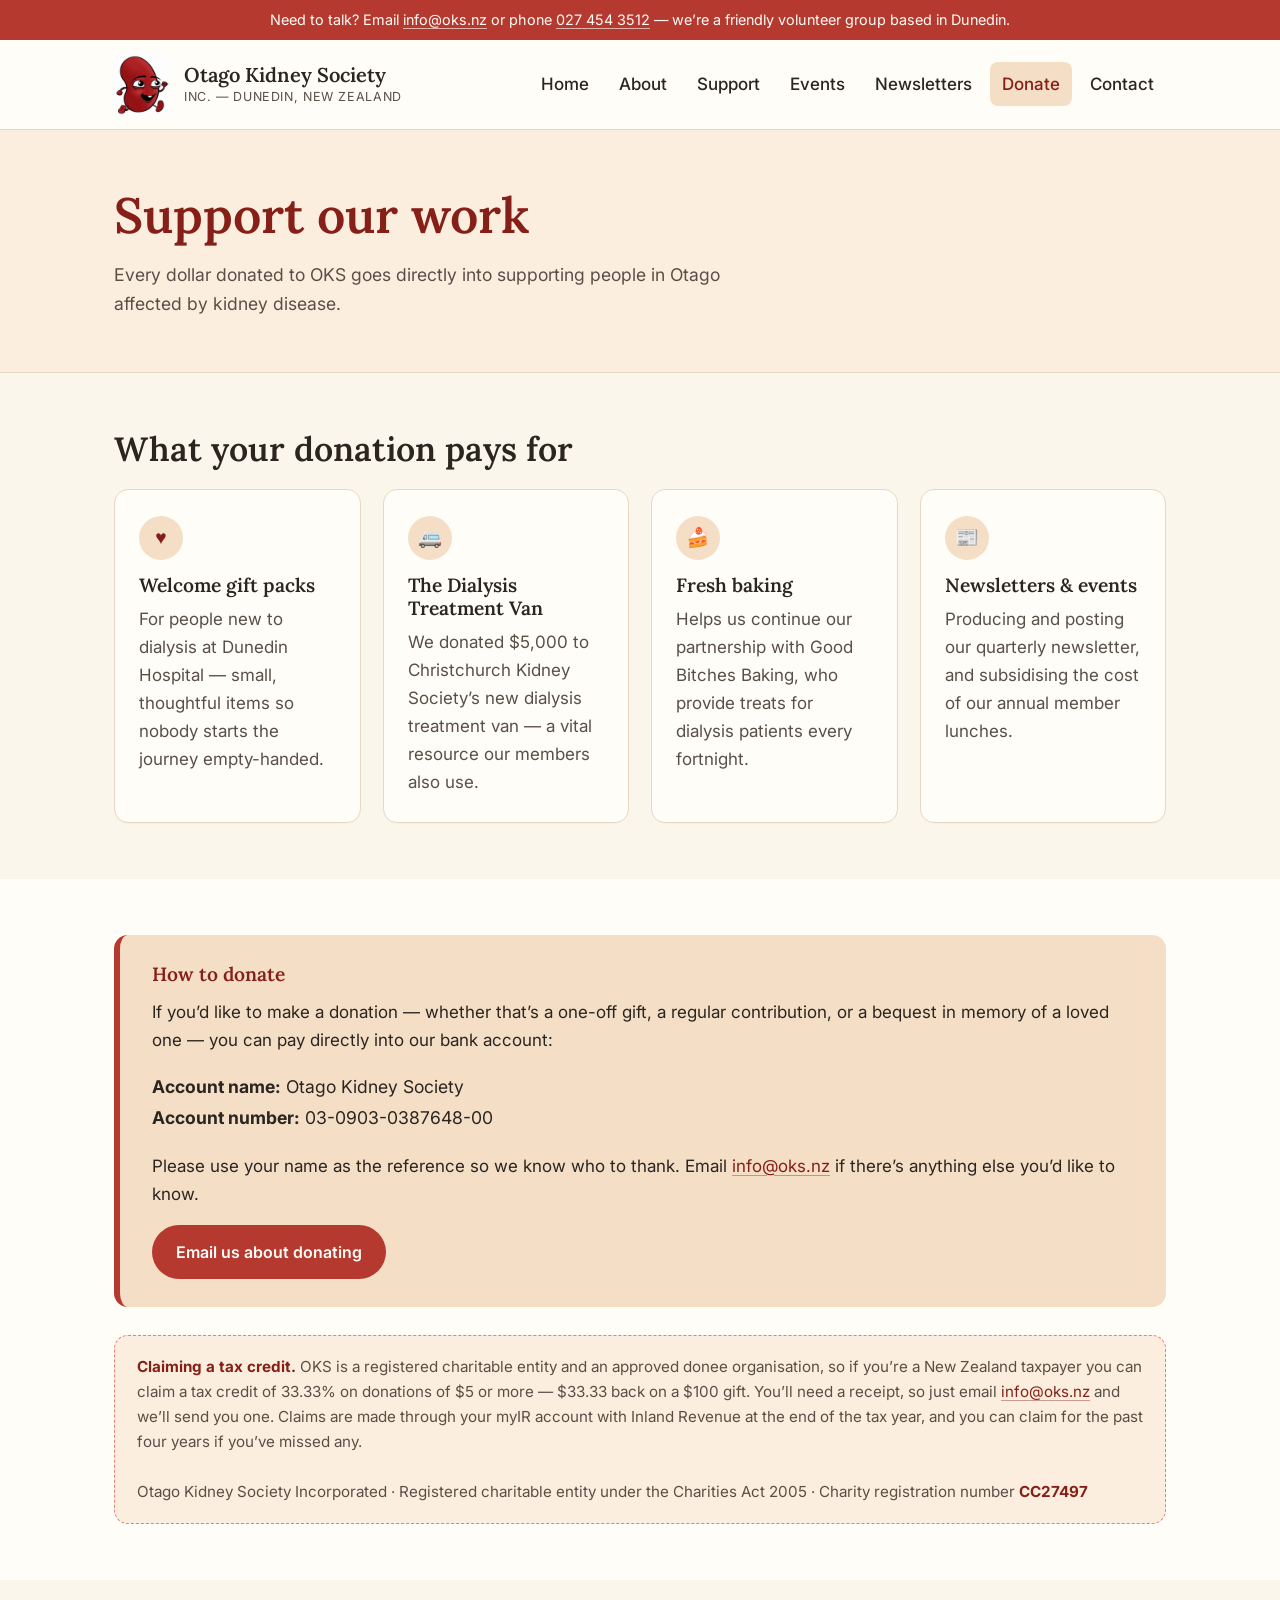
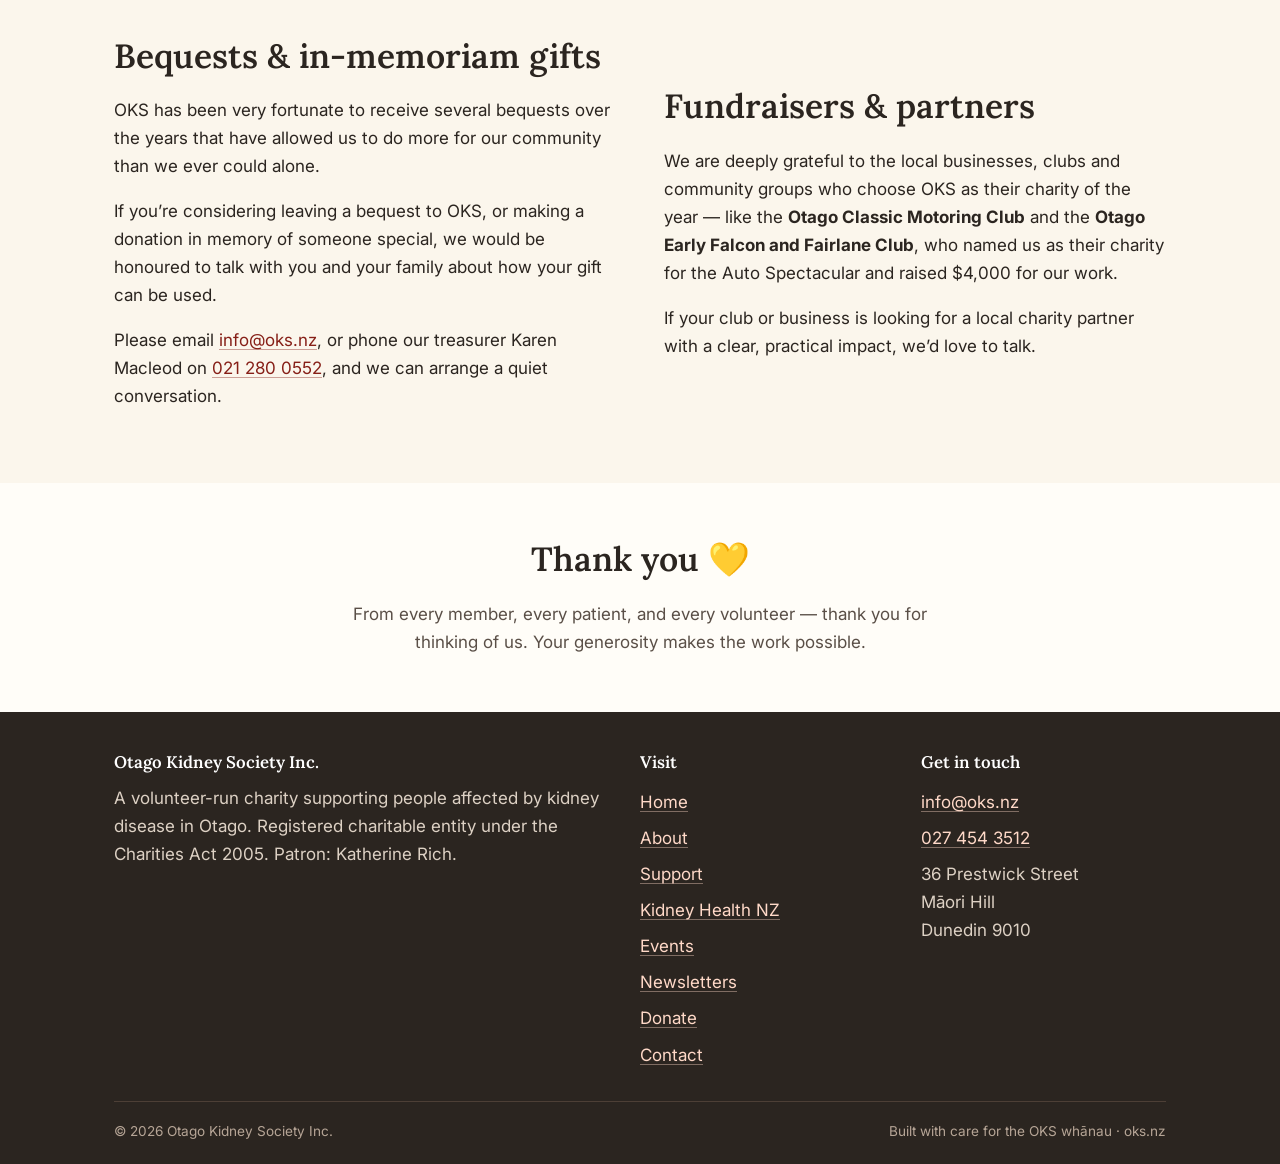
<file: donate.html>
<!DOCTYPE html>
<html lang="en-NZ">
<head>
  <meta charset="UTF-8">
  <meta name="viewport" content="width=device-width, initial-scale=1.0">
  <title>Donate — Otago Kidney Society</title>
  <meta name="description" content="Donate to the Otago Kidney Society — your support funds welcome gift packs, fresh baking for dialysis patients, our newsletter and member events across Otago.">
  <link rel="icon" type="image/png" href="images/oks-logo.png">
  <!-- Social sharing (Facebook, Messenger, LinkedIn) -->
  <meta property="og:type" content="website">
  <meta property="og:site_name" content="Otago Kidney Society">
  <meta property="og:locale" content="en_NZ">
  <meta property="og:title" content="Donate — Otago Kidney Society">
  <meta property="og:description" content="Donate to the Otago Kidney Society — your support funds welcome gift packs, fresh baking for dialysis patients, our newsletter and member events across Otago.">
  <meta property="og:url" content="https://oks.nz/donate.html">
  <meta property="og:image" content="https://oks.nz/images/oks-logo.png">
  <meta property="og:image:alt" content="The Otago Kidney Society logo.">
  <!-- Social sharing (X / Twitter) -->
  <meta name="twitter:card" content="summary_large_image">
  <meta name="twitter:title" content="Donate — Otago Kidney Society">
  <meta name="twitter:description" content="Donate to the Otago Kidney Society — your support funds welcome gift packs, fresh baking for dialysis patients, our newsletter and member events across Otago.">
  <meta name="twitter:image" content="https://oks.nz/images/oks-logo.png">
  <link rel="canonical" href="https://oks.nz/donate.html">
  <link rel="preconnect" href="https://fonts.googleapis.com">
  <link rel="preconnect" href="https://fonts.gstatic.com" crossorigin>
  <link href="https://fonts.googleapis.com/css2?family=Inter:wght@400;500;600&family=Lora:wght@500;600&display=swap" rel="stylesheet">
  <link rel="stylesheet" href="styles.css">
</head>
<body>

<div class="topbar">
  Need to talk? Email <a href="mailto:info@oks.nz">info@oks.nz</a> or phone <a href="tel:+64274543512">027 454 3512</a> — we’re a friendly volunteer group based in Dunedin.
</div>

<header class="site-header">
  <div class="inner">
    <a class="brand" href="index.html">
      <img src="images/oks-logo.png" alt="OKS kidney mascot logo">
      <span class="name">Otago Kidney Society<small>Inc. — Dunedin, New Zealand</small></span>
    </a>
    <nav aria-label="Primary">
      <ul>
        <li><a href="index.html">Home</a></li>
        <li><a href="about.html">About</a></li>
        <li><a href="support.html">Support</a></li>
        <li><a href="events.html">Events</a></li>
        <li><a href="newsletters.html">Newsletters</a></li>
        <li><a class="active" href="donate.html">Donate</a></li>
        <li><a href="contact.html">Contact</a></li>
      </ul>
    </nav>
  </div>
</header>

<section class="page-head">
  <div class="container">
    <h1>Support our work</h1>
    <p>Every dollar donated to OKS goes directly into supporting people in Otago affected by kidney disease.</p>
  </div>
</section>

<section>
  <div class="container">
    <h2>What your donation pays for</h2>
    <div class="cards">
      <div class="card">
        <div class="icon" aria-hidden="true">♥</div>
        <h3>Welcome gift packs</h3>
        <p>For people new to dialysis at Dunedin Hospital — small, thoughtful items so nobody starts the journey empty-handed.</p>
      </div>
      <div class="card">
        <div class="icon" aria-hidden="true">🚐</div>
        <h3>The Dialysis Treatment Van</h3>
        <p>We donated $5,000 to Christchurch Kidney Society’s new dialysis treatment van — a vital resource our members also use.</p>
      </div>
      <div class="card">
        <div class="icon" aria-hidden="true">🍰</div>
        <h3>Fresh baking</h3>
        <p>Helps us continue our partnership with Good Bitches Baking, who provide treats for dialysis patients every fortnight.</p>
      </div>
      <div class="card">
        <div class="icon" aria-hidden="true">📰</div>
        <h3>Newsletters &amp; events</h3>
        <p>Producing and posting our quarterly newsletter, and subsidising the cost of our annual member lunches.</p>
      </div>
    </div>
  </div>
</section>

<section class="alt">
  <div class="container">
    <div class="callout">
      <h3>How to donate</h3>
      <p>If you’d like to make a donation — whether that’s a one-off gift, a regular contribution, or a bequest in memory of a loved one — you can pay directly into our bank account:</p>
      <p style="font-size:1.1rem;line-height:1.8;">
        <strong>Account name:</strong> Otago Kidney Society<br>
        <strong>Account number:</strong> 03-0903-0387648-00
      </p>
      <p>Please use your name as the reference so we know who to thank. Email <a href="mailto:info@oks.nz">info@oks.nz</a> if there’s anything else you’d like to know.</p>
      <p style="margin-bottom:0;"><a class="btn btn-primary" href="mailto:info@oks.nz?subject=Donating%20to%20OKS">Email us about donating</a></p>
    </div>

    <div class="notice" style="margin-top:28px;">
      <strong>Claiming a tax credit.</strong> OKS is a registered charitable entity and an approved donee organisation, so if you’re a New Zealand taxpayer you can claim a tax credit of 33.33% on donations of $5 or more — $33.33 back on a $100 gift. You’ll need a receipt, so just email <a href="mailto:info@oks.nz">info@oks.nz</a> and we’ll send you one. Claims are made through your myIR account with Inland Revenue at the end of the tax year, and you can claim for the past four years if you’ve missed any.
      <br><br>
      Otago Kidney Society Incorporated · Registered charitable entity under the Charities Act 2005 · Charity registration number <strong>CC27497</strong>
    </div>
  </div>
</section>

<section>
  <div class="container split">
    <div>
      <h2>Bequests &amp; in-memoriam gifts</h2>
      <p>OKS has been very fortunate to receive several bequests over the years that have allowed us to do more for our community than we ever could alone.</p>
      <p>If you’re considering leaving a bequest to OKS, or making a donation in memory of someone special, we would be honoured to talk with you and your family about how your gift can be used.</p>
      <p>Please email <a href="mailto:info@oks.nz">info@oks.nz</a>, or phone our treasurer Karen Macleod on <a href="tel:+64212800552">021 280 0552</a>, and we can arrange a quiet conversation.</p>
    </div>
    <div>
      <h2>Fundraisers &amp; partners</h2>
      <p>We are deeply grateful to the local businesses, clubs and community groups who choose OKS as their charity of the year — like the <strong>Otago Classic Motoring Club</strong> and the <strong>Otago Early Falcon and Fairlane Club</strong>, who named us as their charity for the Auto Spectacular and raised $4,000 for our work.</p>
      <p>If your club or business is looking for a local charity partner with a clear, practical impact, we’d love to talk.</p>
    </div>
  </div>
</section>

<section class="alt">
  <div class="container text-center">
    <h2>Thank you 💛</h2>
    <p class="muted" style="max-width:55ch;margin:0 auto;">From every member, every patient, and every volunteer — thank you for thinking of us. Your generosity makes the work possible.</p>
  </div>
</section>

<footer class="site-footer">
  <div class="container">
    <div class="grid">
      <div>
        <h3>Otago Kidney Society Inc.</h3>
        <p>A volunteer-run charity supporting people affected by kidney disease in Otago. Registered charitable entity under the Charities Act 2005. Patron: Katherine Rich.</p>
      </div>
      <div>
        <h3>Visit</h3>
        <ul>
          <li><a href="index.html">Home</a></li>
          <li><a href="about.html">About</a></li>
          <li><a href="support.html">Support</a></li>
          <li><a href="khnz.html">Kidney Health NZ</a></li>
          <li><a href="events.html">Events</a></li>
          <li><a href="newsletters.html">Newsletters</a></li>
          <li><a href="donate.html">Donate</a></li>
          <li><a href="contact.html">Contact</a></li>
        </ul>
      </div>
      <div>
        <h3>Get in touch</h3>
        <ul>
          <li><a href="mailto:info@oks.nz">info@oks.nz</a></li>
          <li><a href="tel:+64274543512">027 454 3512</a></li>
          <li>36 Prestwick Street<br>Māori Hill<br>Dunedin 9010</li>
        </ul>
      </div>
    </div>
    <div class="legal">
      <span>© <span id="year">2026</span> Otago Kidney Society Inc.</span>
      <span>Built with care for the OKS whānau · oks.nz</span>
    </div>
  </div>
  <script>document.getElementById('year').textContent = new Date().getFullYear();</script>
</footer>

</body>
</html>
</file>
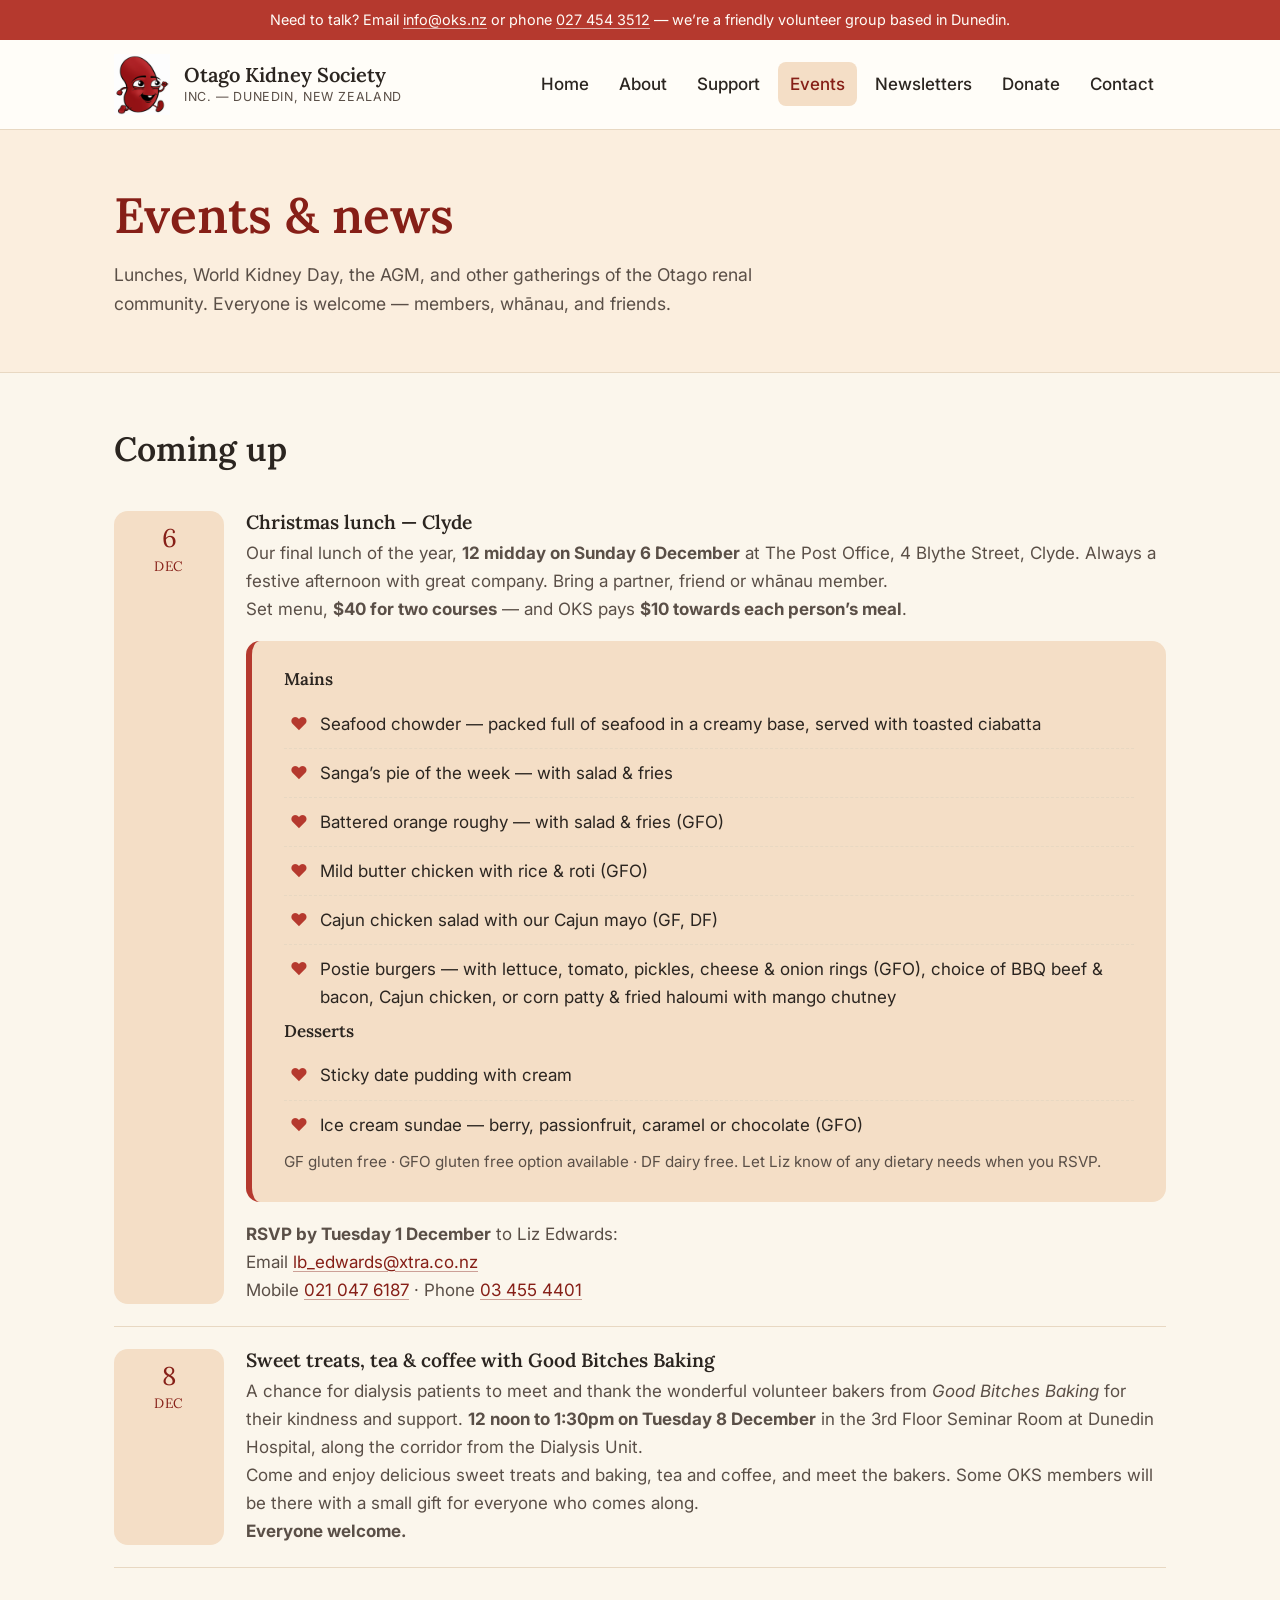
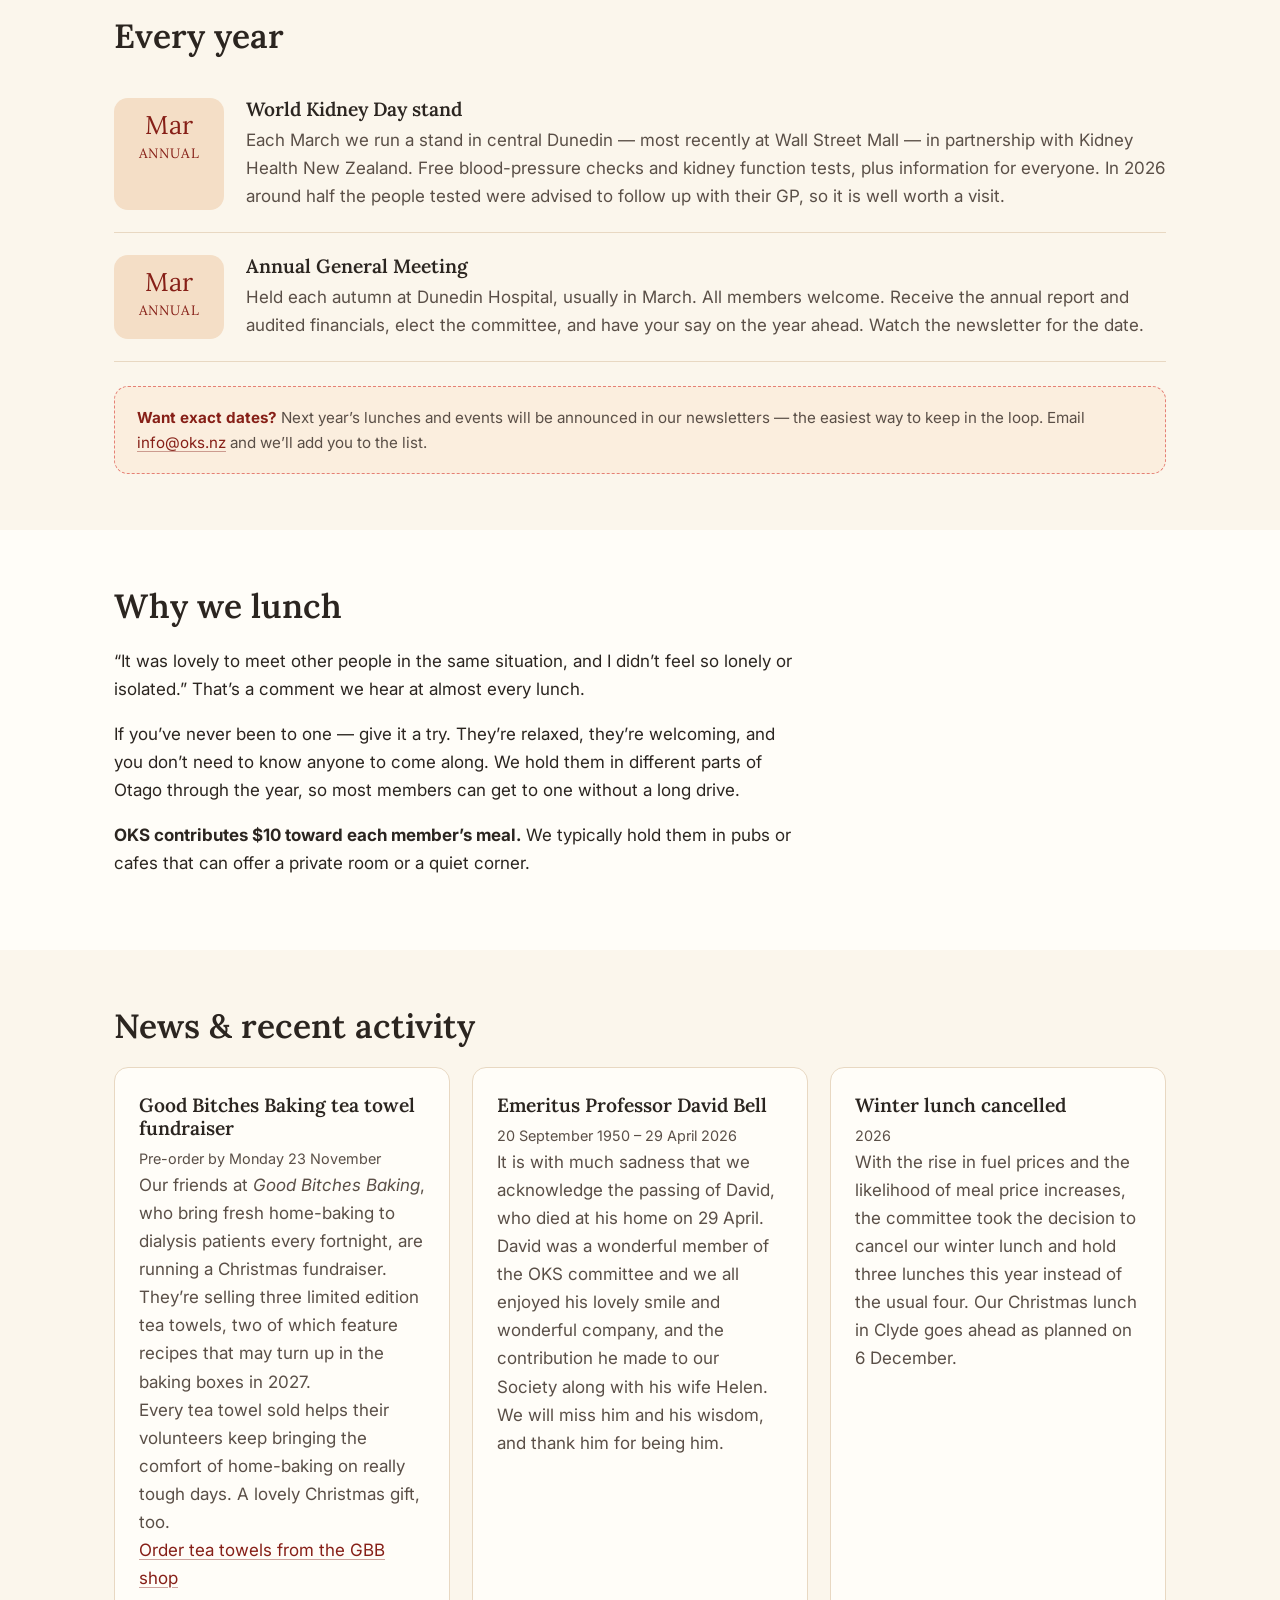
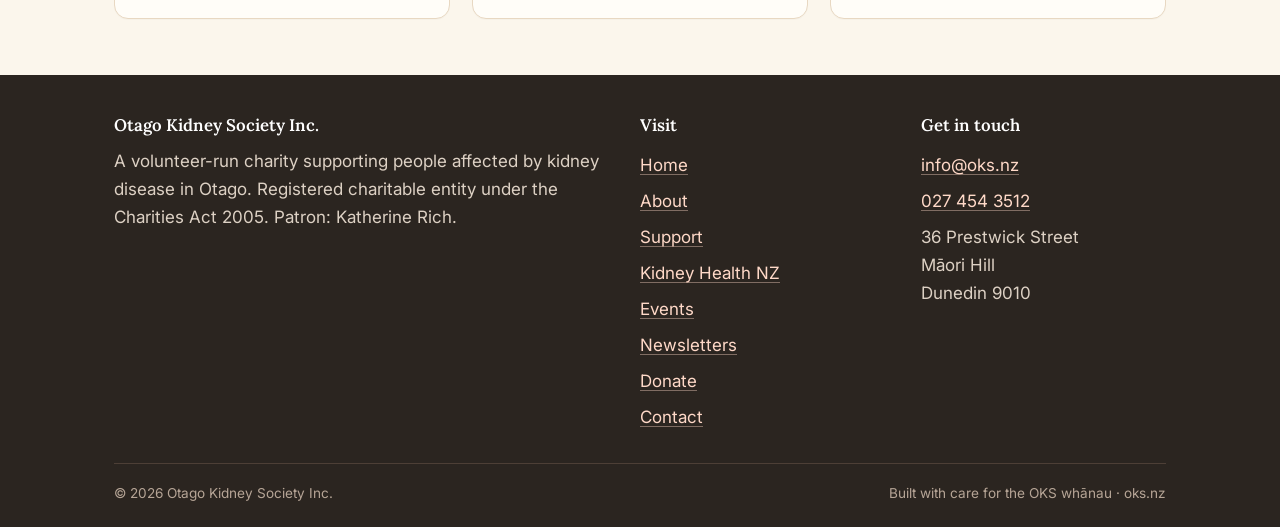
<file: events.html>
<!DOCTYPE html>
<html lang="en-NZ">
<head>
  <meta charset="UTF-8">
  <meta name="viewport" content="width=device-width, initial-scale=1.0">
  <title>Events &amp; news — Otago Kidney Society</title>
  <meta name="description" content="Upcoming OKS lunches, World Kidney Day, AGM and other events for the Otago renal community.">
  <link rel="icon" type="image/png" href="images/oks-logo.png">
  <!-- Social sharing (Facebook, Messenger, LinkedIn) -->
  <meta property="og:type" content="website">
  <meta property="og:site_name" content="Otago Kidney Society">
  <meta property="og:locale" content="en_NZ">
  <meta property="og:title" content="Events &amp; news — Otago Kidney Society">
  <meta property="og:description" content="Upcoming OKS lunches, World Kidney Day, AGM and other events for the Otago renal community.">
  <meta property="og:url" content="https://oks.nz/events.html">
  <meta property="og:image" content="https://oks.nz/images/oks-logo.png">
  <meta property="og:image:alt" content="The Otago Kidney Society logo.">
  <!-- Social sharing (X / Twitter) -->
  <meta name="twitter:card" content="summary_large_image">
  <meta name="twitter:title" content="Events &amp; news — Otago Kidney Society">
  <meta name="twitter:description" content="Upcoming OKS lunches, World Kidney Day, AGM and other events for the Otago renal community.">
  <meta name="twitter:image" content="https://oks.nz/images/oks-logo.png">
  <link rel="canonical" href="https://oks.nz/events.html">
  <link rel="preconnect" href="https://fonts.googleapis.com">
  <link rel="preconnect" href="https://fonts.gstatic.com" crossorigin>
  <link href="https://fonts.googleapis.com/css2?family=Inter:wght@400;500;600&family=Lora:wght@500;600&display=swap" rel="stylesheet">
  <link rel="stylesheet" href="styles.css">
</head>
<body>

<div class="topbar">
  Need to talk? Email <a href="mailto:info@oks.nz">info@oks.nz</a> or phone <a href="tel:+64274543512">027 454 3512</a> — we’re a friendly volunteer group based in Dunedin.
</div>

<header class="site-header">
  <div class="inner">
    <a class="brand" href="index.html">
      <img src="images/oks-logo.png" alt="OKS kidney mascot logo">
      <span class="name">Otago Kidney Society<small>Inc. — Dunedin, New Zealand</small></span>
    </a>
    <nav aria-label="Primary">
      <ul>
        <li><a href="index.html">Home</a></li>
        <li><a href="about.html">About</a></li>
        <li><a href="support.html">Support</a></li>
        <li><a class="active" href="events.html">Events</a></li>
        <li><a href="newsletters.html">Newsletters</a></li>
        <li><a href="donate.html">Donate</a></li>
        <li><a href="contact.html">Contact</a></li>
      </ul>
    </nav>
  </div>
</header>

<section class="page-head">
  <div class="container">
    <h1>Events &amp; news</h1>
    <p>Lunches, World Kidney Day, the AGM, and other gatherings of the Otago renal community. Everyone is welcome — members, whānau, and friends.</p>
  </div>
</section>

<section>
  <div class="container">
    <h2>Coming up</h2>
    <div class="event">
      <div class="when"><span class="day">6</span><span class="month">Dec</span></div>
      <div>
        <h3>Christmas lunch — Clyde</h3>
        <p>Our final lunch of the year, <strong>12 midday on Sunday 6 December</strong> at The Post Office, 4 Blythe Street, Clyde. Always a festive afternoon with great company. Bring a partner, friend or whānau member.</p>
        <p>Set menu, <strong>$40 for two courses</strong> — and OKS pays <strong>$10 towards each person’s meal</strong>.</p>

        <div class="callout" style="margin:18px 0;">
          <h4 style="margin-top:0;">Mains</h4>
          <ul class="tick-list">
            <li>Seafood chowder — packed full of seafood in a creamy base, served with toasted ciabatta</li>
            <li>Sanga’s pie of the week — with salad &amp; fries</li>
            <li>Battered orange roughy — with salad &amp; fries (GFO)</li>
            <li>Mild butter chicken with rice &amp; roti (GFO)</li>
            <li>Cajun chicken salad with our Cajun mayo (GF, DF)</li>
            <li>Postie burgers — with lettuce, tomato, pickles, cheese &amp; onion rings (GFO), choice of BBQ beef &amp; bacon, Cajun chicken, or corn patty &amp; fried haloumi with mango chutney</li>
          </ul>
          <h4>Desserts</h4>
          <ul class="tick-list">
            <li>Sticky date pudding with cream</li>
            <li>Ice cream sundae — berry, passionfruit, caramel or chocolate (GFO)</li>
          </ul>
          <p class="muted" style="font-size:0.95rem;margin-bottom:0;">GF gluten free · GFO gluten free option available · DF dairy free. Let Liz know of any dietary needs when you RSVP.</p>
        </div>

        <p><strong>RSVP by Tuesday 1 December</strong> to Liz Edwards:<br>
           Email <a href="mailto:lb_edwards@xtra.co.nz">lb_edwards@xtra.co.nz</a><br>
           Mobile <a href="tel:+64210476187">021 047 6187</a> · Phone <a href="tel:+6434554401">03 455 4401</a></p>
      </div>
    </div>

    <div class="event">
      <div class="when"><span class="day">8</span><span class="month">Dec</span></div>
      <div>
        <h3>Sweet treats, tea &amp; coffee with Good Bitches Baking</h3>
        <p>A chance for dialysis patients to meet and thank the wonderful volunteer bakers from <em>Good Bitches Baking</em> for their kindness and support. <strong>12 noon to 1:30pm on Tuesday 8 December</strong> in the 3rd Floor Seminar Room at Dunedin Hospital, along the corridor from the Dialysis Unit.</p>
        <p>Come and enjoy delicious sweet treats and baking, tea and coffee, and meet the bakers. Some OKS members will be there with a small gift for everyone who comes along.</p>
        <p><strong>Everyone welcome.</strong></p>
      </div>
    </div>

    <h2 style="margin-top:48px;">Every year</h2>

    <div class="event">
      <div class="when"><span class="day">Mar</span><span class="month">Annual</span></div>
      <div>
        <h3>World Kidney Day stand</h3>
        <p>Each March we run a stand in central Dunedin — most recently at Wall Street Mall — in partnership with Kidney Health New Zealand. Free blood-pressure checks and kidney function tests, plus information for everyone. In 2026 around half the people tested were advised to follow up with their GP, so it is well worth a visit.</p>
      </div>
    </div>
    <div class="event">
      <div class="when"><span class="day">Mar</span><span class="month">Annual</span></div>
      <div>
        <h3>Annual General Meeting</h3>
        <p>Held each autumn at Dunedin Hospital, usually in March. All members welcome. Receive the annual report and audited financials, elect the committee, and have your say on the year ahead. Watch the newsletter for the date.</p>
      </div>
    </div>
    <div class="notice" style="margin-top:24px;">
      <strong>Want exact dates?</strong> Next year’s lunches and events will be announced in our newsletters — the easiest way to keep in the loop. Email <a href="mailto:info@oks.nz">info@oks.nz</a> and we’ll add you to the list.
    </div>
  </div>
</section>

<section class="alt">
  <div class="container">
    <div style="max-width:62ch;">
      <h2>Why we lunch</h2>
      <p>“It was lovely to meet other people in the same situation, and I didn’t feel so lonely or isolated.” That’s a comment we hear at almost every lunch.</p>
      <p>If you’ve never been to one — give it a try. They’re relaxed, they’re welcoming, and you don’t need to know anyone to come along. We hold them in different parts of Otago through the year, so most members can get to one without a long drive.</p>
      <p><strong>OKS contributes $10 toward each member’s meal.</strong> We typically hold them in pubs or cafes that can offer a private room or a quiet corner.</p>
    </div>
  </div>
</section>

<section>
  <div class="container">
    <h2>News &amp; recent activity</h2>
    <div class="cards">
      <div class="card">
        <h3>Good Bitches Baking tea towel fundraiser</h3>
        <p class="muted" style="font-size:.9rem;">Pre-order by Monday 23 November</p>
        <p>Our friends at <em>Good Bitches Baking</em>, who bring fresh home-baking to dialysis patients every fortnight, are running a Christmas fundraiser. They’re selling three limited edition tea towels, two of which feature recipes that may turn up in the baking boxes in 2027.</p>
        <p>Every tea towel sold helps their volunteers keep bringing the comfort of home-baking on really tough days. A lovely Christmas gift, too.</p>
        <p><a href="https://gbb.org.nz/shop">Order tea towels from the GBB shop</a></p>
      </div>
      <div class="card">
        <h3>Emeritus Professor David Bell</h3>
        <p class="muted" style="font-size:.9rem;">20 September 1950 – 29 April 2026</p>
        <p>It is with much sadness that we acknowledge the passing of David, who died at his home on 29 April. David was a wonderful member of the OKS committee and we all enjoyed his lovely smile and wonderful company, and the contribution he made to our Society along with his wife Helen. We will miss him and his wisdom, and thank him for being him.</p>
      </div>
      <div class="card">
        <h3>Winter lunch cancelled</h3>
        <p class="muted" style="font-size:.9rem;">2026</p>
        <p>With the rise in fuel prices and the likelihood of meal price increases, the committee took the decision to cancel our winter lunch and hold three lunches this year instead of the usual four. Our Christmas lunch in Clyde goes ahead as planned on 6 December.</p>
      </div>
    </div>
  </div>
</section>

<footer class="site-footer">
  <div class="container">
    <div class="grid">
      <div>
        <h3>Otago Kidney Society Inc.</h3>
        <p>A volunteer-run charity supporting people affected by kidney disease in Otago. Registered charitable entity under the Charities Act 2005. Patron: Katherine Rich.</p>
      </div>
      <div>
        <h3>Visit</h3>
        <ul>
          <li><a href="index.html">Home</a></li>
          <li><a href="about.html">About</a></li>
          <li><a href="support.html">Support</a></li>
          <li><a href="khnz.html">Kidney Health NZ</a></li>
          <li><a href="events.html">Events</a></li>
          <li><a href="newsletters.html">Newsletters</a></li>
          <li><a href="donate.html">Donate</a></li>
          <li><a href="contact.html">Contact</a></li>
        </ul>
      </div>
      <div>
        <h3>Get in touch</h3>
        <ul>
          <li><a href="mailto:info@oks.nz">info@oks.nz</a></li>
          <li><a href="tel:+64274543512">027 454 3512</a></li>
          <li>36 Prestwick Street<br>Māori Hill<br>Dunedin 9010</li>
        </ul>
      </div>
    </div>
    <div class="legal">
      <span>© <span id="year">2026</span> Otago Kidney Society Inc.</span>
      <span>Built with care for the OKS whānau · oks.nz</span>
    </div>
  </div>
  <script>document.getElementById('year').textContent = new Date().getFullYear();</script>
</footer>

</body>
</html>
</file>
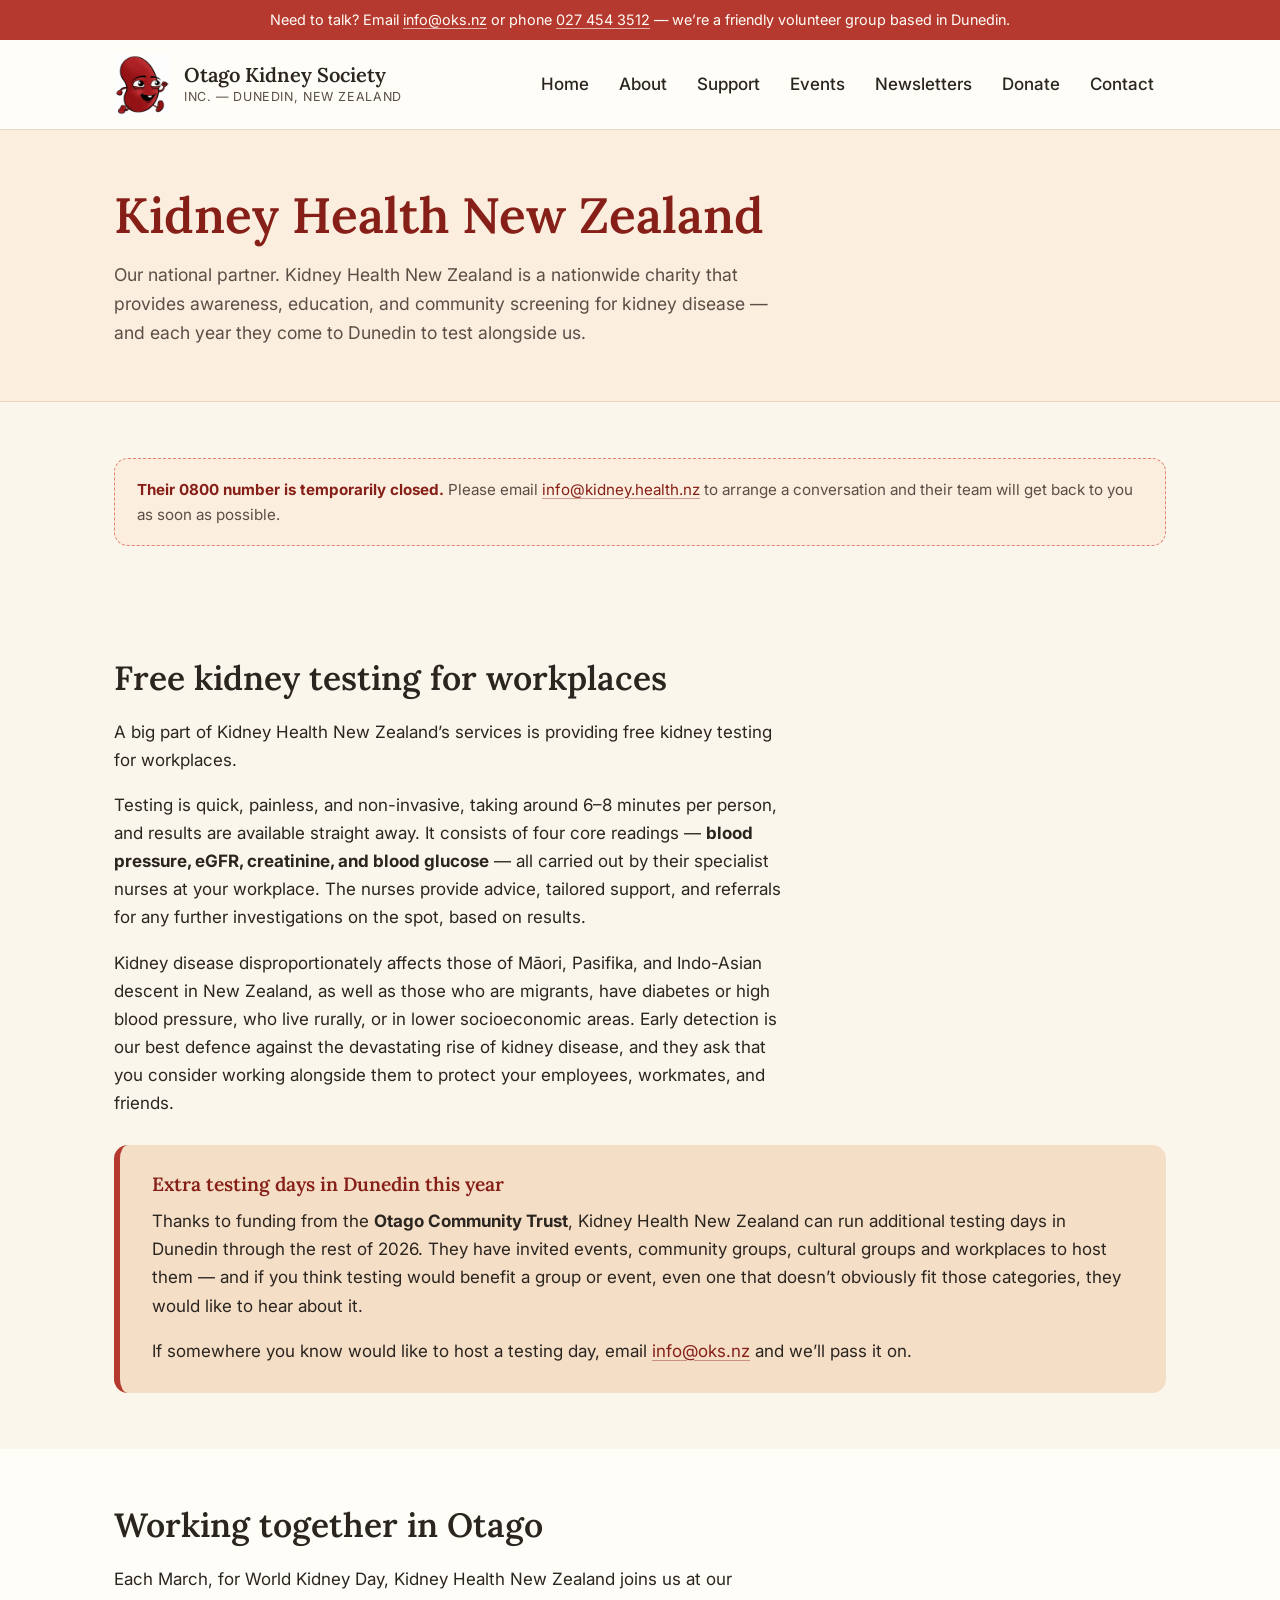
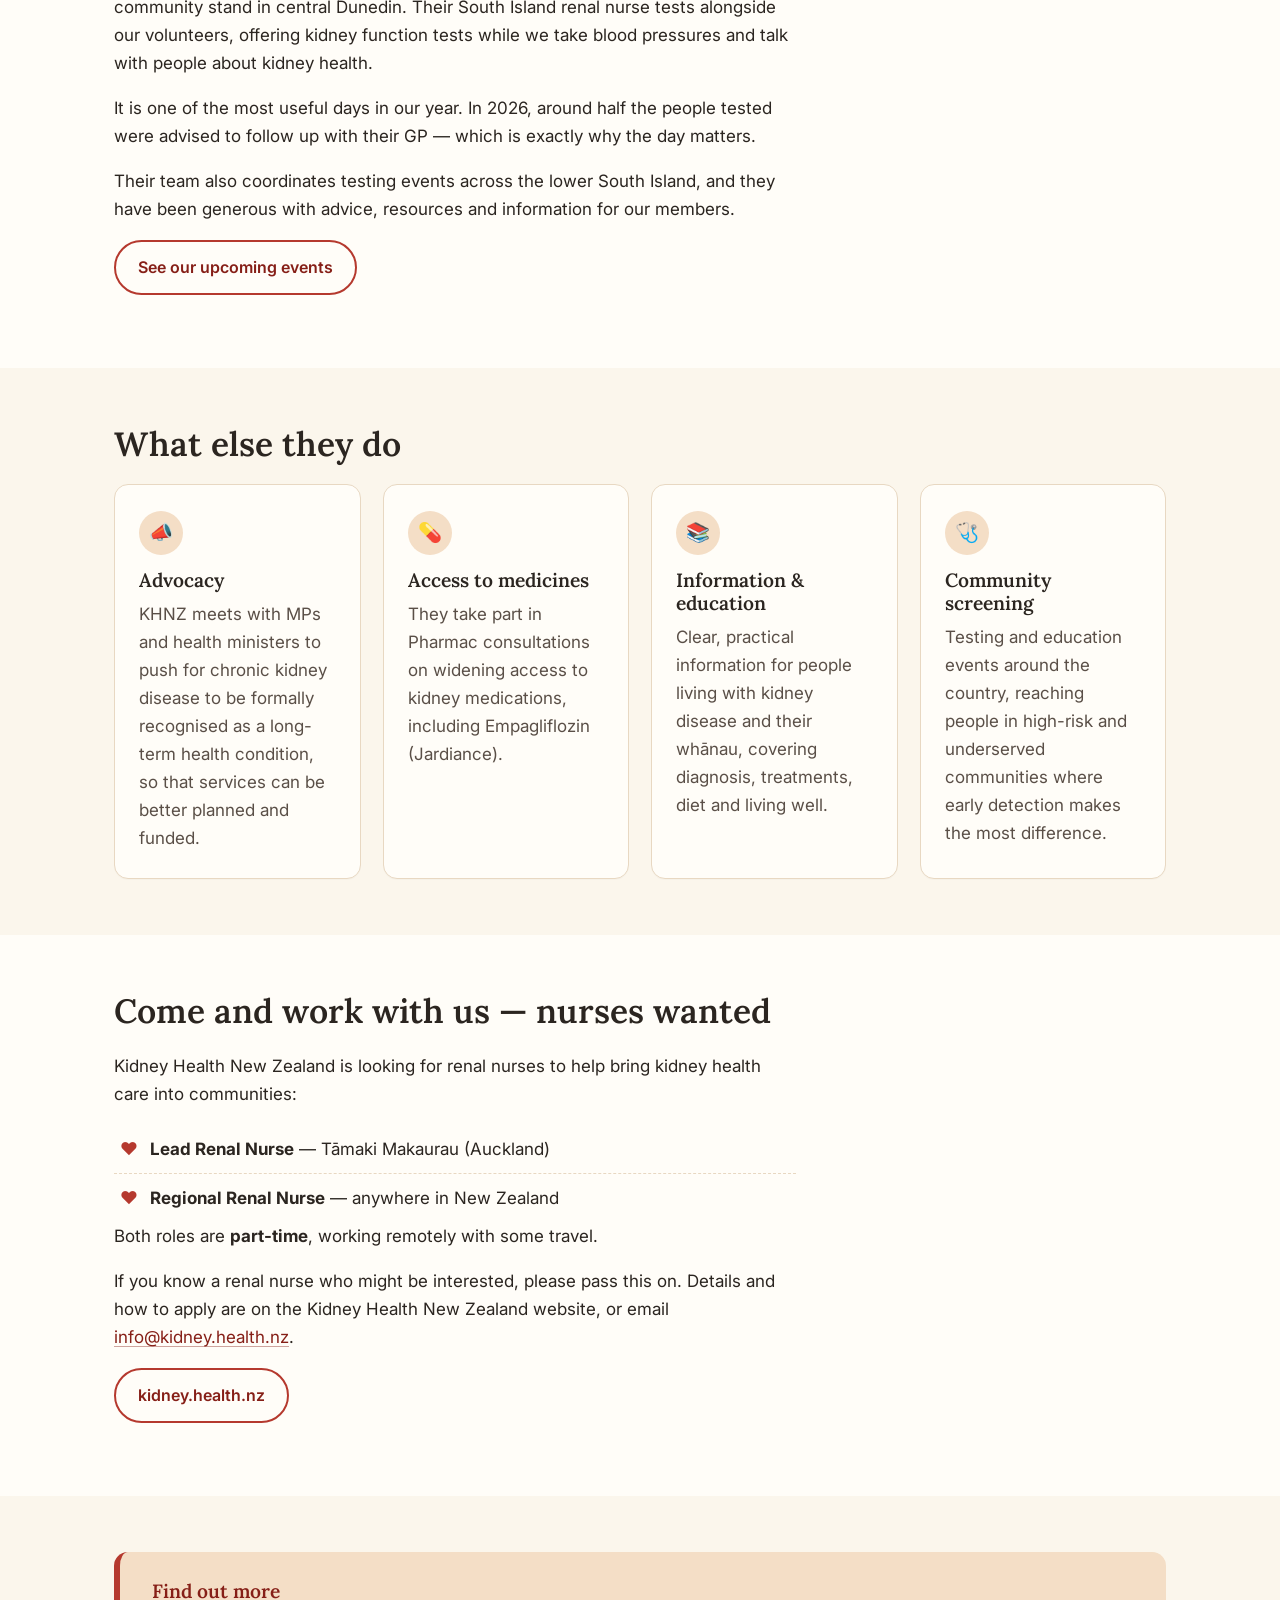
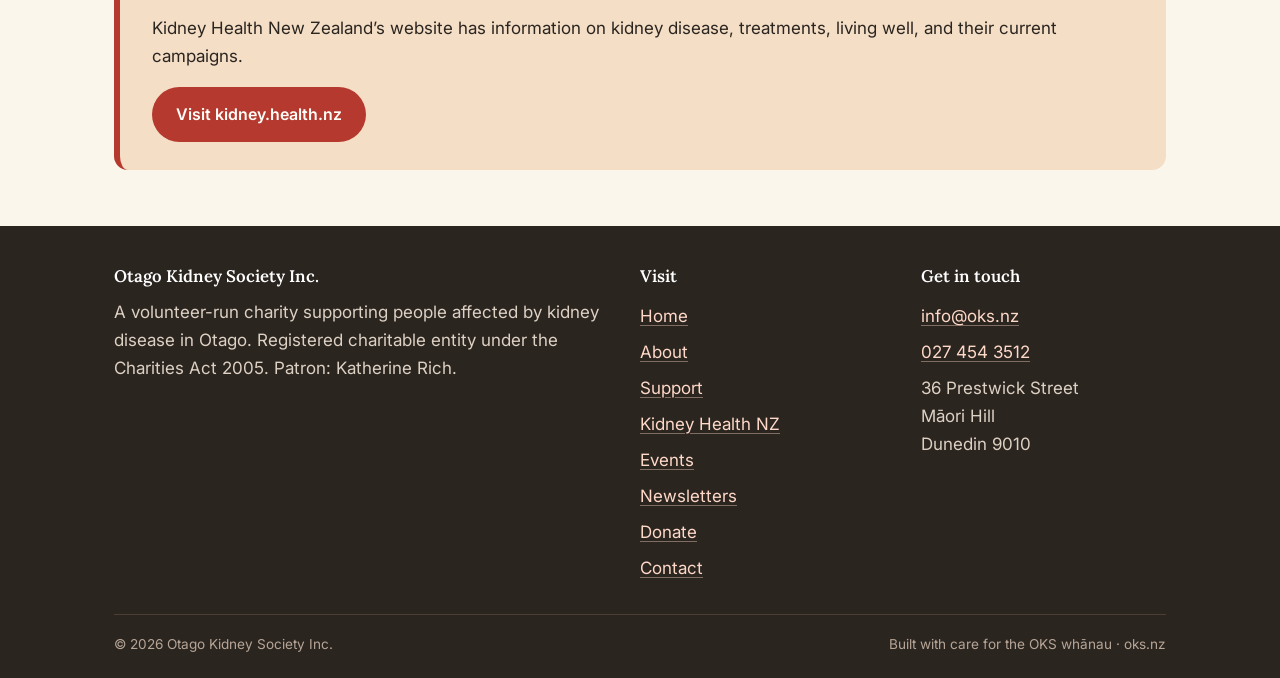
<file: khnz.html>
<!DOCTYPE html>
<html lang="en-NZ">
<head>
  <meta charset="UTF-8">
  <meta name="viewport" content="width=device-width, initial-scale=1.0">
  <title>Kidney Health New Zealand — Otago Kidney Society</title>
  <meta name="description" content="Kidney Health New Zealand offers free kidney testing for workplaces and community groups, and works alongside the Otago Kidney Society each year for World Kidney Day.">
  <link rel="icon" type="image/png" href="images/oks-logo.png">
  <!-- Social sharing (Facebook, Messenger, LinkedIn) -->
  <meta property="og:type" content="website">
  <meta property="og:site_name" content="Otago Kidney Society">
  <meta property="og:locale" content="en_NZ">
  <meta property="og:title" content="Kidney Health New Zealand — Otago Kidney Society">
  <meta property="og:description" content="Kidney Health New Zealand offers free kidney testing for workplaces and community groups, and works alongside the Otago Kidney Society each year for World Kidney Day.">
  <meta property="og:url" content="https://oks.nz/khnz.html">
  <meta property="og:image" content="https://oks.nz/images/oks-logo.png">
  <meta property="og:image:alt" content="The Otago Kidney Society logo.">
  <!-- Social sharing (X / Twitter) -->
  <meta name="twitter:card" content="summary_large_image">
  <meta name="twitter:title" content="Kidney Health New Zealand — Otago Kidney Society">
  <meta name="twitter:description" content="Kidney Health New Zealand offers free kidney testing for workplaces and community groups, and works alongside the Otago Kidney Society each year for World Kidney Day.">
  <meta name="twitter:image" content="https://oks.nz/images/oks-logo.png">
  <link rel="canonical" href="https://oks.nz/khnz.html">
  <link rel="preconnect" href="https://fonts.googleapis.com">
  <link rel="preconnect" href="https://fonts.gstatic.com" crossorigin>
  <link href="https://fonts.googleapis.com/css2?family=Inter:wght@400;500;600&family=Lora:wght@500;600&display=swap" rel="stylesheet">
  <link rel="stylesheet" href="styles.css">
</head>
<body>

<div class="topbar">
  Need to talk? Email <a href="mailto:info@oks.nz">info@oks.nz</a> or phone <a href="tel:+64274543512">027 454 3512</a> — we’re a friendly volunteer group based in Dunedin.
</div>

<header class="site-header">
  <div class="inner">
    <a class="brand" href="index.html">
      <img src="images/oks-logo.png" alt="OKS kidney mascot logo">
      <span class="name">Otago Kidney Society<small>Inc. — Dunedin, New Zealand</small></span>
    </a>
    <nav aria-label="Primary">
      <ul>
        <li><a href="index.html">Home</a></li>
        <li><a href="about.html">About</a></li>
        <li><a href="support.html">Support</a></li>
        <li><a href="events.html">Events</a></li>
        <li><a href="newsletters.html">Newsletters</a></li>
        <li><a href="donate.html">Donate</a></li>
        <li><a href="contact.html">Contact</a></li>
      </ul>
    </nav>
  </div>
</header>

<section class="page-head">
  <div class="container">
    <h1>Kidney Health New Zealand</h1>
    <p>Our national partner. Kidney Health New Zealand is a nationwide charity that provides awareness, education, and community screening for kidney disease — and each year they come to Dunedin to test alongside us.</p>
  </div>
</section>

<section>
  <div class="container">
    <div class="notice">
      <strong>Their 0800 number is temporarily closed.</strong> Please email <a href="mailto:info@kidney.health.nz">info@kidney.health.nz</a> to arrange a conversation and their team will get back to you as soon as possible.
    </div>
  </div>
</section>

<section>
  <div class="container">
    <h2>Free kidney testing for workplaces</h2>
    <div style="max-width:62ch;">
      <p>A big part of Kidney Health New Zealand’s services is providing free kidney testing for workplaces.</p>
      <p>Testing is quick, painless, and non-invasive, taking around 6–8 minutes per person, and results are available straight away. It consists of four core readings — <strong>blood pressure, eGFR, creatinine, and blood glucose</strong> — all carried out by their specialist nurses at your workplace. The nurses provide advice, tailored support, and referrals for any further investigations on the spot, based on results.</p>
      <p>Kidney disease disproportionately affects those of Māori, Pasifika, and Indo-Asian descent in New Zealand, as well as those who are migrants, have diabetes or high blood pressure, who live rurally, or in lower socioeconomic areas. Early detection is our best defence against the devastating rise of kidney disease, and they ask that you consider working alongside them to protect your employees, workmates, and friends.</p>
    </div>

    <div class="callout" style="margin-top:28px;">
      <h3>Extra testing days in Dunedin this year</h3>
      <p>Thanks to funding from the <strong>Otago Community Trust</strong>, Kidney Health New Zealand can run additional testing days in Dunedin through the rest of 2026. They have invited events, community groups, cultural groups and workplaces to host them — and if you think testing would benefit a group or event, even one that doesn’t obviously fit those categories, they would like to hear about it.</p>
      <p style="margin-bottom:0;">If somewhere you know would like to host a testing day, email <a href="mailto:info@oks.nz">info@oks.nz</a> and we’ll pass it on.</p>
    </div>
  </div>
</section>

<section class="alt">
  <div class="container">
    <h2>Working together in Otago</h2>
    <div style="max-width:62ch;">
      <p>Each March, for World Kidney Day, Kidney Health New Zealand joins us at our community stand in central Dunedin. Their South Island renal nurse tests alongside our volunteers, offering kidney function tests while we take blood pressures and talk with people about kidney health.</p>
      <p>It is one of the most useful days in our year. In 2026, around half the people tested were advised to follow up with their GP — which is exactly why the day matters.</p>
      <p>Their team also coordinates testing events across the lower South Island, and they have been generous with advice, resources and information for our members.</p>
      <p><a class="btn btn-secondary" href="events.html">See our upcoming events</a></p>
    </div>
  </div>
</section>

<section>
  <div class="container">
    <h2>What else they do</h2>
    <div class="cards">
      <div class="card">
        <div class="icon" aria-hidden="true">📣</div>
        <h3>Advocacy</h3>
        <p>KHNZ meets with MPs and health ministers to push for chronic kidney disease to be formally recognised as a long-term health condition, so that services can be better planned and funded.</p>
      </div>
      <div class="card">
        <div class="icon" aria-hidden="true">💊</div>
        <h3>Access to medicines</h3>
        <p>They take part in Pharmac consultations on widening access to kidney medications, including Empagliflozin (Jardiance).</p>
      </div>
      <div class="card">
        <div class="icon" aria-hidden="true">📚</div>
        <h3>Information &amp; education</h3>
        <p>Clear, practical information for people living with kidney disease and their whānau, covering diagnosis, treatments, diet and living well.</p>
      </div>
      <div class="card">
        <div class="icon" aria-hidden="true">🩺</div>
        <h3>Community screening</h3>
        <p>Testing and education events around the country, reaching people in high-risk and underserved communities where early detection makes the most difference.</p>
      </div>
    </div>
  </div>
</section>

<section class="alt">
  <div class="container">
    <h2>Come and work with us — nurses wanted</h2>
    <div style="max-width:62ch;">
      <p>Kidney Health New Zealand is looking for renal nurses to help bring kidney health care into communities:</p>
      <ul class="tick-list">
        <li><strong>Lead Renal Nurse</strong> — Tāmaki Makaurau (Auckland)</li>
        <li><strong>Regional Renal Nurse</strong> — anywhere in New Zealand</li>
      </ul>
      <p>Both roles are <strong>part-time</strong>, working remotely with some travel.</p>
      <p>If you know a renal nurse who might be interested, please pass this on. Details and how to apply are on the Kidney Health New Zealand website, or email <a href="mailto:info@kidney.health.nz">info@kidney.health.nz</a>.</p>
      <p><a class="btn btn-secondary" href="https://www.kidney.health.nz" target="_blank" rel="noopener">kidney.health.nz</a></p>
    </div>
  </div>
</section>

<section>
  <div class="container">
    <div class="callout">
      <h3>Find out more</h3>
      <p>Kidney Health New Zealand’s website has information on kidney disease, treatments, living well, and their current campaigns.</p>
      <p style="margin-bottom:0;"><a class="btn btn-primary" href="https://www.kidney.health.nz" target="_blank" rel="noopener">Visit kidney.health.nz</a></p>
    </div>
  </div>
</section>

<footer class="site-footer">
  <div class="container">
    <div class="grid">
      <div>
        <h3>Otago Kidney Society Inc.</h3>
        <p>A volunteer-run charity supporting people affected by kidney disease in Otago. Registered charitable entity under the Charities Act 2005. Patron: Katherine Rich.</p>
      </div>
      <div>
        <h3>Visit</h3>
        <ul>
          <li><a href="index.html">Home</a></li>
          <li><a href="about.html">About</a></li>
          <li><a href="support.html">Support</a></li>
          <li><a href="khnz.html">Kidney Health NZ</a></li>
          <li><a href="events.html">Events</a></li>
          <li><a href="newsletters.html">Newsletters</a></li>
          <li><a href="donate.html">Donate</a></li>
          <li><a href="contact.html">Contact</a></li>
        </ul>
      </div>
      <div>
        <h3>Get in touch</h3>
        <ul>
          <li><a href="mailto:info@oks.nz">info@oks.nz</a></li>
          <li><a href="tel:+64274543512">027 454 3512</a></li>
          <li>36 Prestwick Street<br>Māori Hill<br>Dunedin 9010</li>
        </ul>
      </div>
    </div>
    <div class="legal">
      <span>© <span id="year">2026</span> Otago Kidney Society Inc.</span>
      <span>Built with care for the OKS whānau · oks.nz</span>
    </div>
  </div>
  <script>document.getElementById('year').textContent = new Date().getFullYear();</script>
</footer>

</body>
</html>
</file>
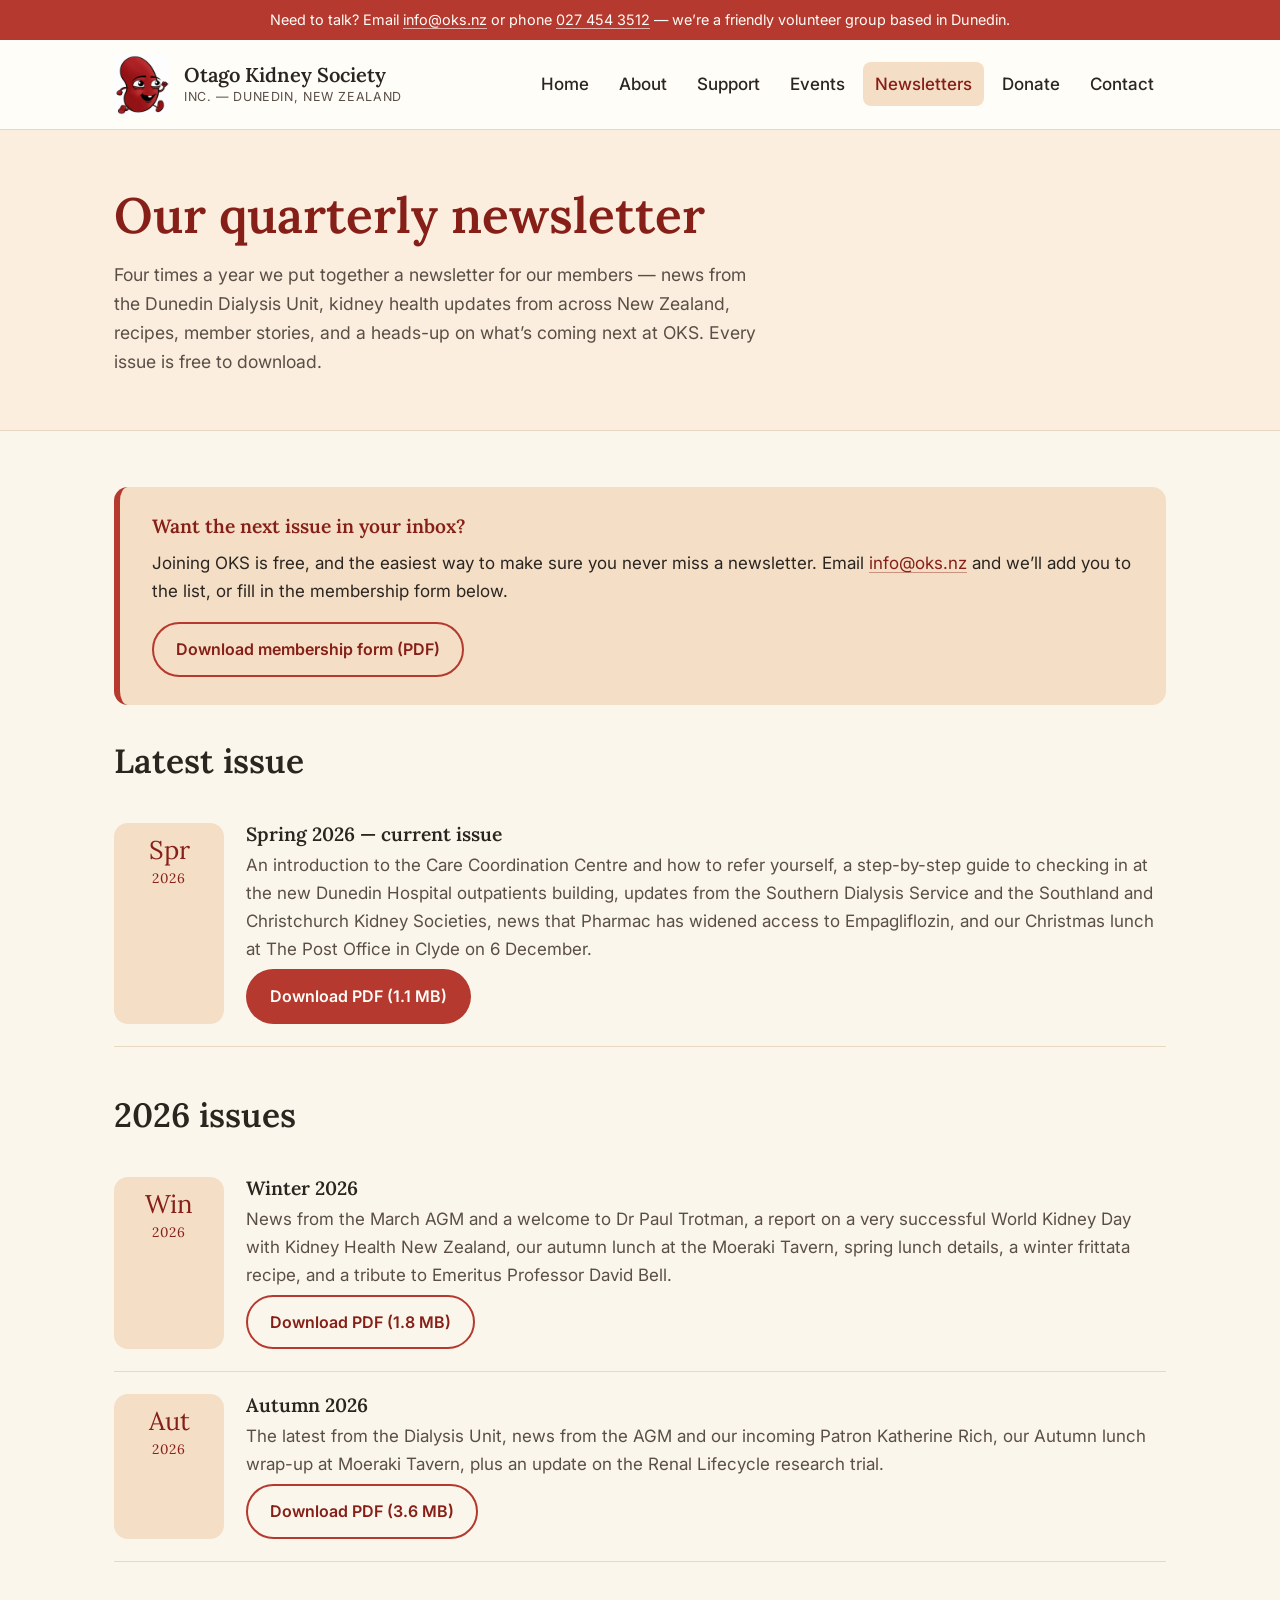
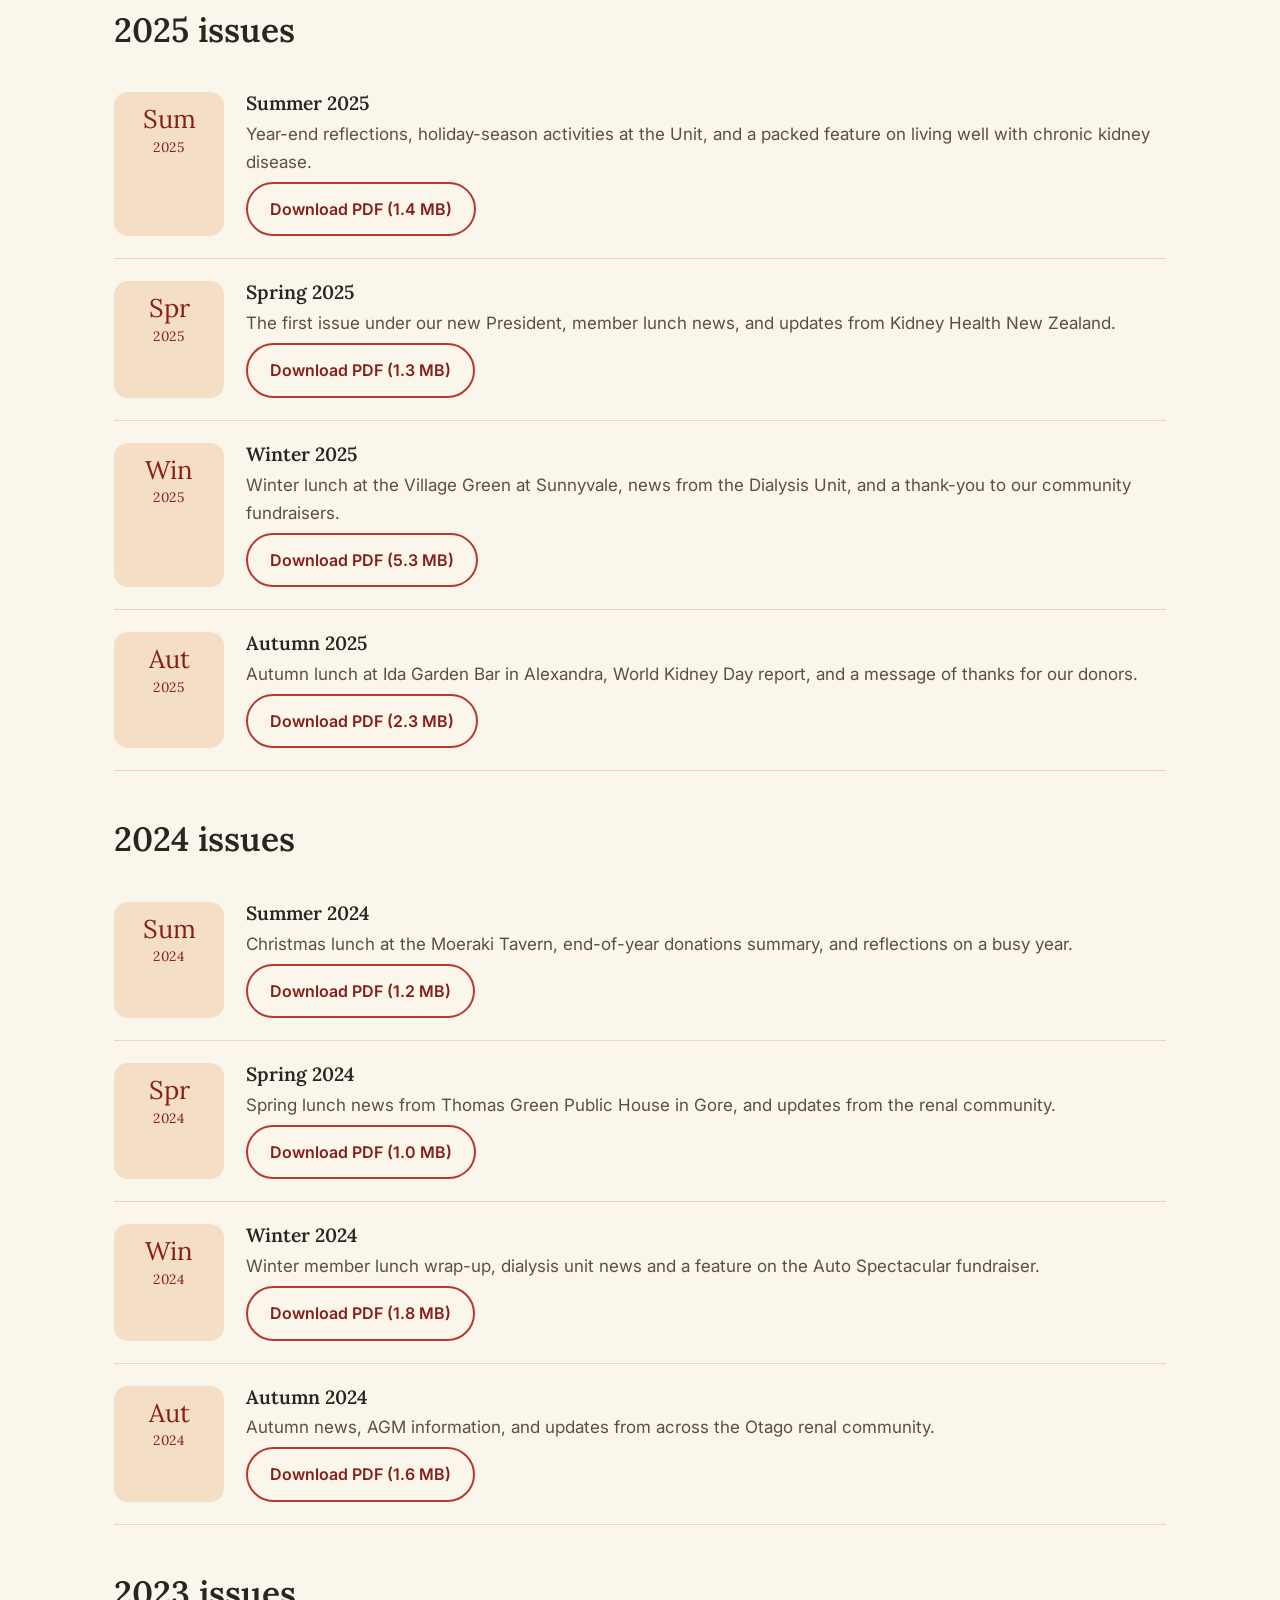
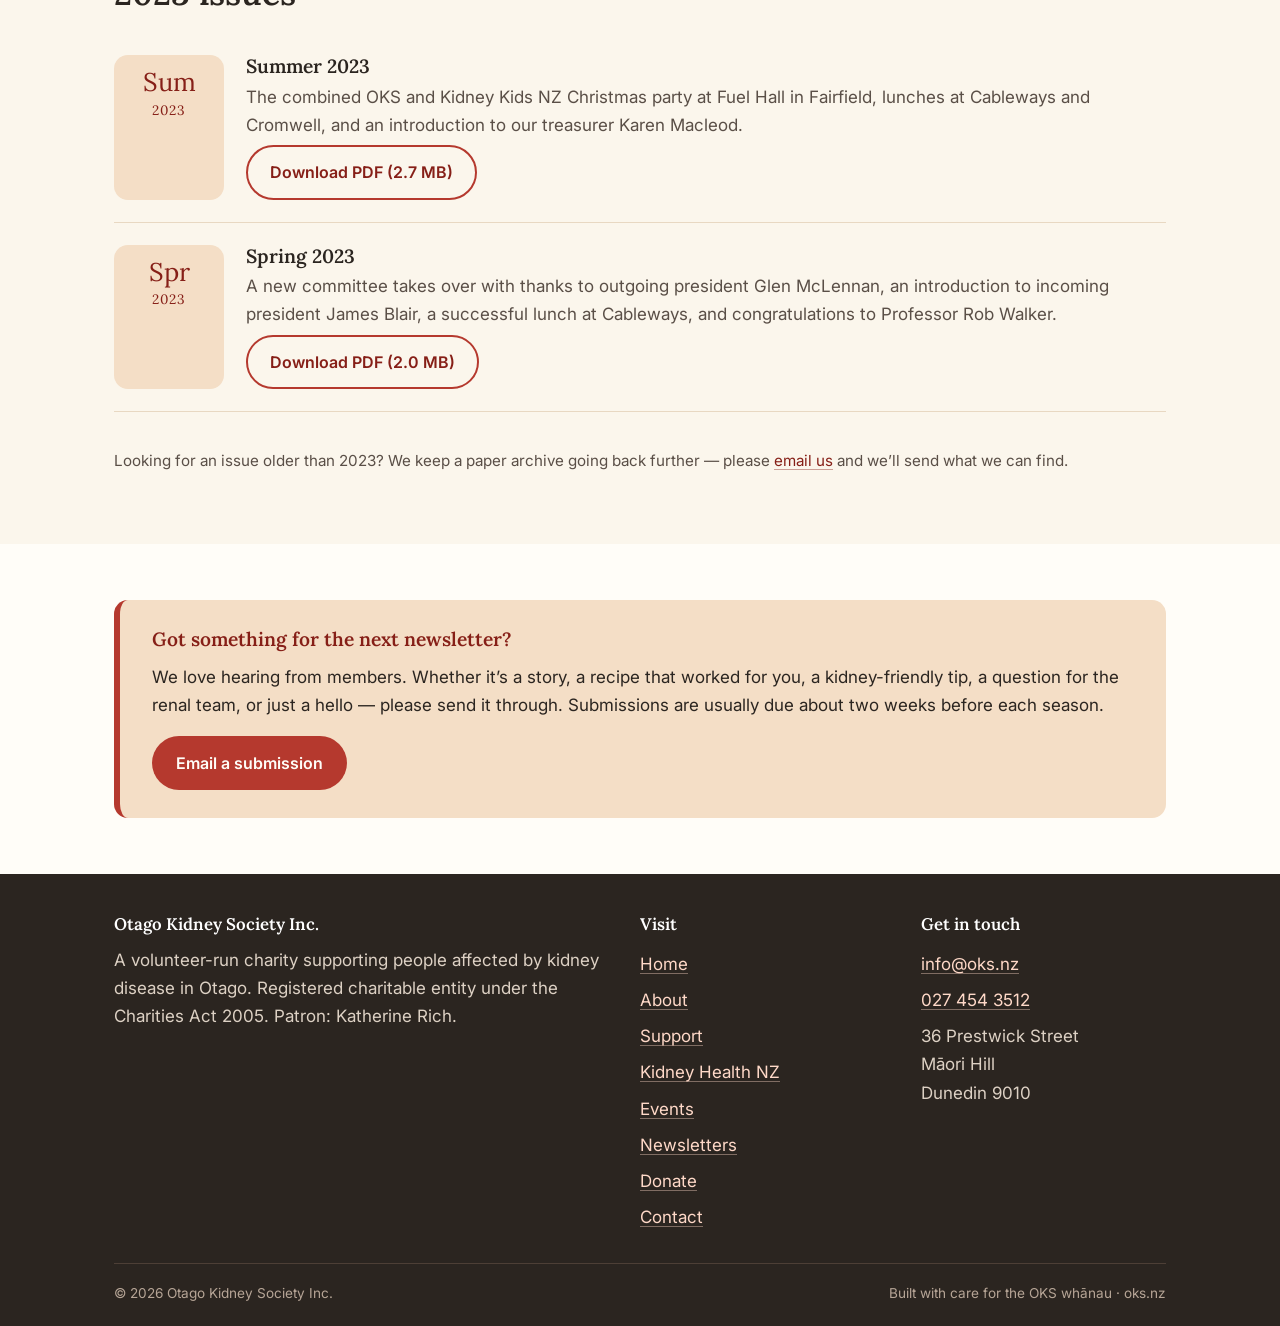
<file: newsletters.html>
<!DOCTYPE html>
<html lang="en-NZ">
<head>
  <meta charset="UTF-8">
  <meta name="viewport" content="width=device-width, initial-scale=1.0">
  <title>Newsletters — Otago Kidney Society</title>
  <meta name="description" content="Read or download every issue of the Otago Kidney Society quarterly newsletter — news from the Dunedin Dialysis Unit, kidney research updates, recipes and member stories.">
  <link rel="icon" type="image/png" href="images/oks-logo.png">
  <!-- Social sharing (Facebook, Messenger, LinkedIn) -->
  <meta property="og:type" content="website">
  <meta property="og:site_name" content="Otago Kidney Society">
  <meta property="og:locale" content="en_NZ">
  <meta property="og:title" content="Newsletters — Otago Kidney Society">
  <meta property="og:description" content="Read or download every issue of the Otago Kidney Society quarterly newsletter — news from the Dunedin Dialysis Unit, kidney research updates, recipes and member stories.">
  <meta property="og:url" content="https://oks.nz/newsletters.html">
  <meta property="og:image" content="https://oks.nz/images/oks-logo.png">
  <meta property="og:image:alt" content="The Otago Kidney Society logo.">
  <!-- Social sharing (X / Twitter) -->
  <meta name="twitter:card" content="summary_large_image">
  <meta name="twitter:title" content="Newsletters — Otago Kidney Society">
  <meta name="twitter:description" content="Read or download every issue of the Otago Kidney Society quarterly newsletter — news from the Dunedin Dialysis Unit, kidney research updates, recipes and member stories.">
  <meta name="twitter:image" content="https://oks.nz/images/oks-logo.png">
  <link rel="canonical" href="https://oks.nz/newsletters.html">
  <link rel="preconnect" href="https://fonts.googleapis.com">
  <link rel="preconnect" href="https://fonts.gstatic.com" crossorigin>
  <link href="https://fonts.googleapis.com/css2?family=Inter:wght@400;500;600&family=Lora:wght@500;600&display=swap" rel="stylesheet">
  <link rel="stylesheet" href="styles.css">
</head>
<body>

<div class="topbar">
  Need to talk? Email <a href="mailto:info@oks.nz">info@oks.nz</a> or phone <a href="tel:+64274543512">027 454 3512</a> — we’re a friendly volunteer group based in Dunedin.
</div>

<header class="site-header">
  <div class="inner">
    <a class="brand" href="index.html">
      <img src="images/oks-logo.png" alt="OKS kidney mascot logo">
      <span class="name">Otago Kidney Society<small>Inc. — Dunedin, New Zealand</small></span>
    </a>
    <nav aria-label="Primary">
      <ul>
        <li><a href="index.html">Home</a></li>
        <li><a href="about.html">About</a></li>
        <li><a href="support.html">Support</a></li>
        <li><a href="events.html">Events</a></li>
        <li><a class="active" href="newsletters.html">Newsletters</a></li>
        <li><a href="donate.html">Donate</a></li>
        <li><a href="contact.html">Contact</a></li>
      </ul>
    </nav>
  </div>
</header>

<section class="page-head">
  <div class="container">
    <h1>Our quarterly newsletter</h1>
    <p>Four times a year we put together a newsletter for our members — news from the Dunedin Dialysis Unit, kidney health updates from across New Zealand, recipes, member stories, and a heads-up on what’s coming next at OKS. Every issue is free to download.</p>
  </div>
</section>

<section>
  <div class="container">
    <h2 class="sr-only">Subscribe to the newsletter</h2>
    <div class="callout" style="margin-bottom:36px;">
      <h3>Want the next issue in your inbox?</h3>
      <p>Joining OKS is free, and the easiest way to make sure you never miss a newsletter. Email <a href="mailto:info@oks.nz">info@oks.nz</a> and we’ll add you to the list, or fill in the membership form below.</p>
      <p style="margin-bottom:0;"><a class="btn btn-secondary" href="forms/oks-membership-form.pdf" download>Download membership form (PDF)</a></p>
    </div>

    <h2 style="margin-top:8px;">Latest issue</h2>
    <div class="event">
      <div class="when"><span class="day">Spr</span><span class="month">2026</span></div>
      <div>
        <h3>Spring 2026 — current issue</h3>
        <p>An introduction to the Care Coordination Centre and how to refer yourself, a step-by-step guide to checking in at the new Dunedin Hospital outpatients building, updates from the Southern Dialysis Service and the Southland and Christchurch Kidney Societies, news that Pharmac has widened access to Empagliflozin, and our Christmas lunch at The Post Office in Clyde on 6 December.</p>
        <p style="margin-top:6px;"><a class="btn btn-primary" href="newsletters/oks-newsletter-spring-2026.pdf" download>Download PDF (1.1 MB)</a></p>
      </div>
    </div>

    <h2 style="margin-top:48px;">2026 issues</h2>

    <div class="event">
      <div class="when"><span class="day">Win</span><span class="month">2026</span></div>
      <div>
        <h3>Winter 2026</h3>
        <p>News from the March AGM and a welcome to Dr Paul Trotman, a report on a very successful World Kidney Day with Kidney Health New Zealand, our autumn lunch at the Moeraki Tavern, spring lunch details, a winter frittata recipe, and a tribute to Emeritus Professor David Bell.</p>
        <p style="margin-top:6px;"><a class="btn btn-secondary" href="newsletters/oks-newsletter-winter-2026.pdf" download>Download PDF (1.8 MB)</a></p>
      </div>
    </div>

    <div class="event">
      <div class="when"><span class="day">Aut</span><span class="month">2026</span></div>
      <div>
        <h3>Autumn 2026</h3>
        <p>The latest from the Dialysis Unit, news from the AGM and our incoming Patron Katherine Rich, our Autumn lunch wrap-up at Moeraki Tavern, plus an update on the Renal Lifecycle research trial.</p>
        <p style="margin-top:6px;"><a class="btn btn-secondary" href="newsletters/oks-newsletter-autumn-2026.pdf" download>Download PDF (3.6 MB)</a></p>
      </div>
    </div>

    <h2 style="margin-top:48px;">2025 issues</h2>

    <div class="event">
      <div class="when"><span class="day">Sum</span><span class="month">2025</span></div>
      <div>
        <h3>Summer 2025</h3>
        <p>Year-end reflections, holiday-season activities at the Unit, and a packed feature on living well with chronic kidney disease.</p>
        <p style="margin-top:6px;"><a class="btn btn-secondary" href="newsletters/oks-newsletter-summer-2025.pdf" download>Download PDF (1.4 MB)</a></p>
      </div>
    </div>

    <div class="event">
      <div class="when"><span class="day">Spr</span><span class="month">2025</span></div>
      <div>
        <h3>Spring 2025</h3>
        <p>The first issue under our new President, member lunch news, and updates from Kidney Health New Zealand.</p>
        <p style="margin-top:6px;"><a class="btn btn-secondary" href="newsletters/oks-newsletter-spring-2025.pdf" download>Download PDF (1.3 MB)</a></p>
      </div>
    </div>

    <div class="event">
      <div class="when"><span class="day">Win</span><span class="month">2025</span></div>
      <div>
        <h3>Winter 2025</h3>
        <p>Winter lunch at the Village Green at Sunnyvale, news from the Dialysis Unit, and a thank-you to our community fundraisers.</p>
        <p style="margin-top:6px;"><a class="btn btn-secondary" href="newsletters/oks-newsletter-winter-2025.pdf" download>Download PDF (5.3 MB)</a></p>
      </div>
    </div>

    <div class="event">
      <div class="when"><span class="day">Aut</span><span class="month">2025</span></div>
      <div>
        <h3>Autumn 2025</h3>
        <p>Autumn lunch at Ida Garden Bar in Alexandra, World Kidney Day report, and a message of thanks for our donors.</p>
        <p style="margin-top:6px;"><a class="btn btn-secondary" href="newsletters/oks-newsletter-autumn-2025.pdf" download>Download PDF (2.3 MB)</a></p>
      </div>
    </div>

    <h2 style="margin-top:48px;">2024 issues</h2>

    <div class="event">
      <div class="when"><span class="day">Sum</span><span class="month">2024</span></div>
      <div>
        <h3>Summer 2024</h3>
        <p>Christmas lunch at the Moeraki Tavern, end-of-year donations summary, and reflections on a busy year.</p>
        <p style="margin-top:6px;"><a class="btn btn-secondary" href="newsletters/oks-newsletter-summer-2024.pdf" download>Download PDF (1.2 MB)</a></p>
      </div>
    </div>

    <div class="event">
      <div class="when"><span class="day">Spr</span><span class="month">2024</span></div>
      <div>
        <h3>Spring 2024</h3>
        <p>Spring lunch news from Thomas Green Public House in Gore, and updates from the renal community.</p>
        <p style="margin-top:6px;"><a class="btn btn-secondary" href="newsletters/oks-newsletter-spring-2024.pdf" download>Download PDF (1.0 MB)</a></p>
      </div>
    </div>

    <div class="event">
      <div class="when"><span class="day">Win</span><span class="month">2024</span></div>
      <div>
        <h3>Winter 2024</h3>
        <p>Winter member lunch wrap-up, dialysis unit news and a feature on the Auto Spectacular fundraiser.</p>
        <p style="margin-top:6px;"><a class="btn btn-secondary" href="newsletters/oks-newsletter-winter-2024.pdf" download>Download PDF (1.8 MB)</a></p>
      </div>
    </div>

    <div class="event">
      <div class="when"><span class="day">Aut</span><span class="month">2024</span></div>
      <div>
        <h3>Autumn 2024</h3>
        <p>Autumn news, AGM information, and updates from across the Otago renal community.</p>
        <p style="margin-top:6px;"><a class="btn btn-secondary" href="newsletters/oks-newsletter-autumn-2024.pdf" download>Download PDF (1.6 MB)</a></p>
      </div>
    </div>

    <h2 style="margin-top:48px;">2023 issues</h2>

    <div class="event">
      <div class="when"><span class="day">Sum</span><span class="month">2023</span></div>
      <div>
        <h3>Summer 2023</h3>
        <p>The combined OKS and Kidney Kids NZ Christmas party at Fuel Hall in Fairfield, lunches at Cableways and Cromwell, and an introduction to our treasurer Karen Macleod.</p>
        <p style="margin-top:6px;"><a class="btn btn-secondary" href="newsletters/oks-newsletter-summer-2023.pdf" download>Download PDF (2.7 MB)</a></p>
      </div>
    </div>

    <div class="event">
      <div class="when"><span class="day">Spr</span><span class="month">2023</span></div>
      <div>
        <h3>Spring 2023</h3>
        <p>A new committee takes over with thanks to outgoing president Glen McLennan, an introduction to incoming president James Blair, a successful lunch at Cableways, and congratulations to Professor Rob Walker.</p>
        <p style="margin-top:6px;"><a class="btn btn-secondary" href="newsletters/oks-newsletter-spring-2023.pdf" download>Download PDF (2.0 MB)</a></p>
      </div>
    </div>

    <p class="muted" style="margin-top:36px;font-size:0.95rem;">
      Looking for an issue older than 2023? We keep a paper archive going back further — please <a href="mailto:info@oks.nz">email us</a> and we’ll send what we can find.
    </p>
  </div>
</section>

<section class="alt">
  <div class="container">
    <div class="callout">
      <h3>Got something for the next newsletter?</h3>
      <p>We love hearing from members. Whether it’s a story, a recipe that worked for you, a kidney-friendly tip, a question for the renal team, or just a hello — please send it through. Submissions are usually due about two weeks before each season.</p>
      <p style="margin-bottom:0;"><a class="btn btn-primary" href="mailto:info@oks.nz?subject=Newsletter%20submission">Email a submission</a></p>
    </div>
  </div>
</section>

<footer class="site-footer">
  <div class="container">
    <div class="grid">
      <div>
        <h3>Otago Kidney Society Inc.</h3>
        <p>A volunteer-run charity supporting people affected by kidney disease in Otago. Registered charitable entity under the Charities Act 2005. Patron: Katherine Rich.</p>
      </div>
      <div>
        <h3>Visit</h3>
        <ul>
          <li><a href="index.html">Home</a></li>
          <li><a href="about.html">About</a></li>
          <li><a href="support.html">Support</a></li>
          <li><a href="khnz.html">Kidney Health NZ</a></li>
          <li><a href="events.html">Events</a></li>
          <li><a href="newsletters.html">Newsletters</a></li>
          <li><a href="donate.html">Donate</a></li>
          <li><a href="contact.html">Contact</a></li>
        </ul>
      </div>
      <div>
        <h3>Get in touch</h3>
        <ul>
          <li><a href="mailto:info@oks.nz">info@oks.nz</a></li>
          <li><a href="tel:+64274543512">027 454 3512</a></li>
          <li>36 Prestwick Street<br>Māori Hill<br>Dunedin 9010</li>
        </ul>
      </div>
    </div>
    <div class="legal">
      <span>© <span id="year">2026</span> Otago Kidney Society Inc.</span>
      <span>Built with care for the OKS whānau · oks.nz</span>
    </div>
  </div>
  <script>document.getElementById('year').textContent = new Date().getFullYear();</script>
</footer>

</body>
</html>
</file>
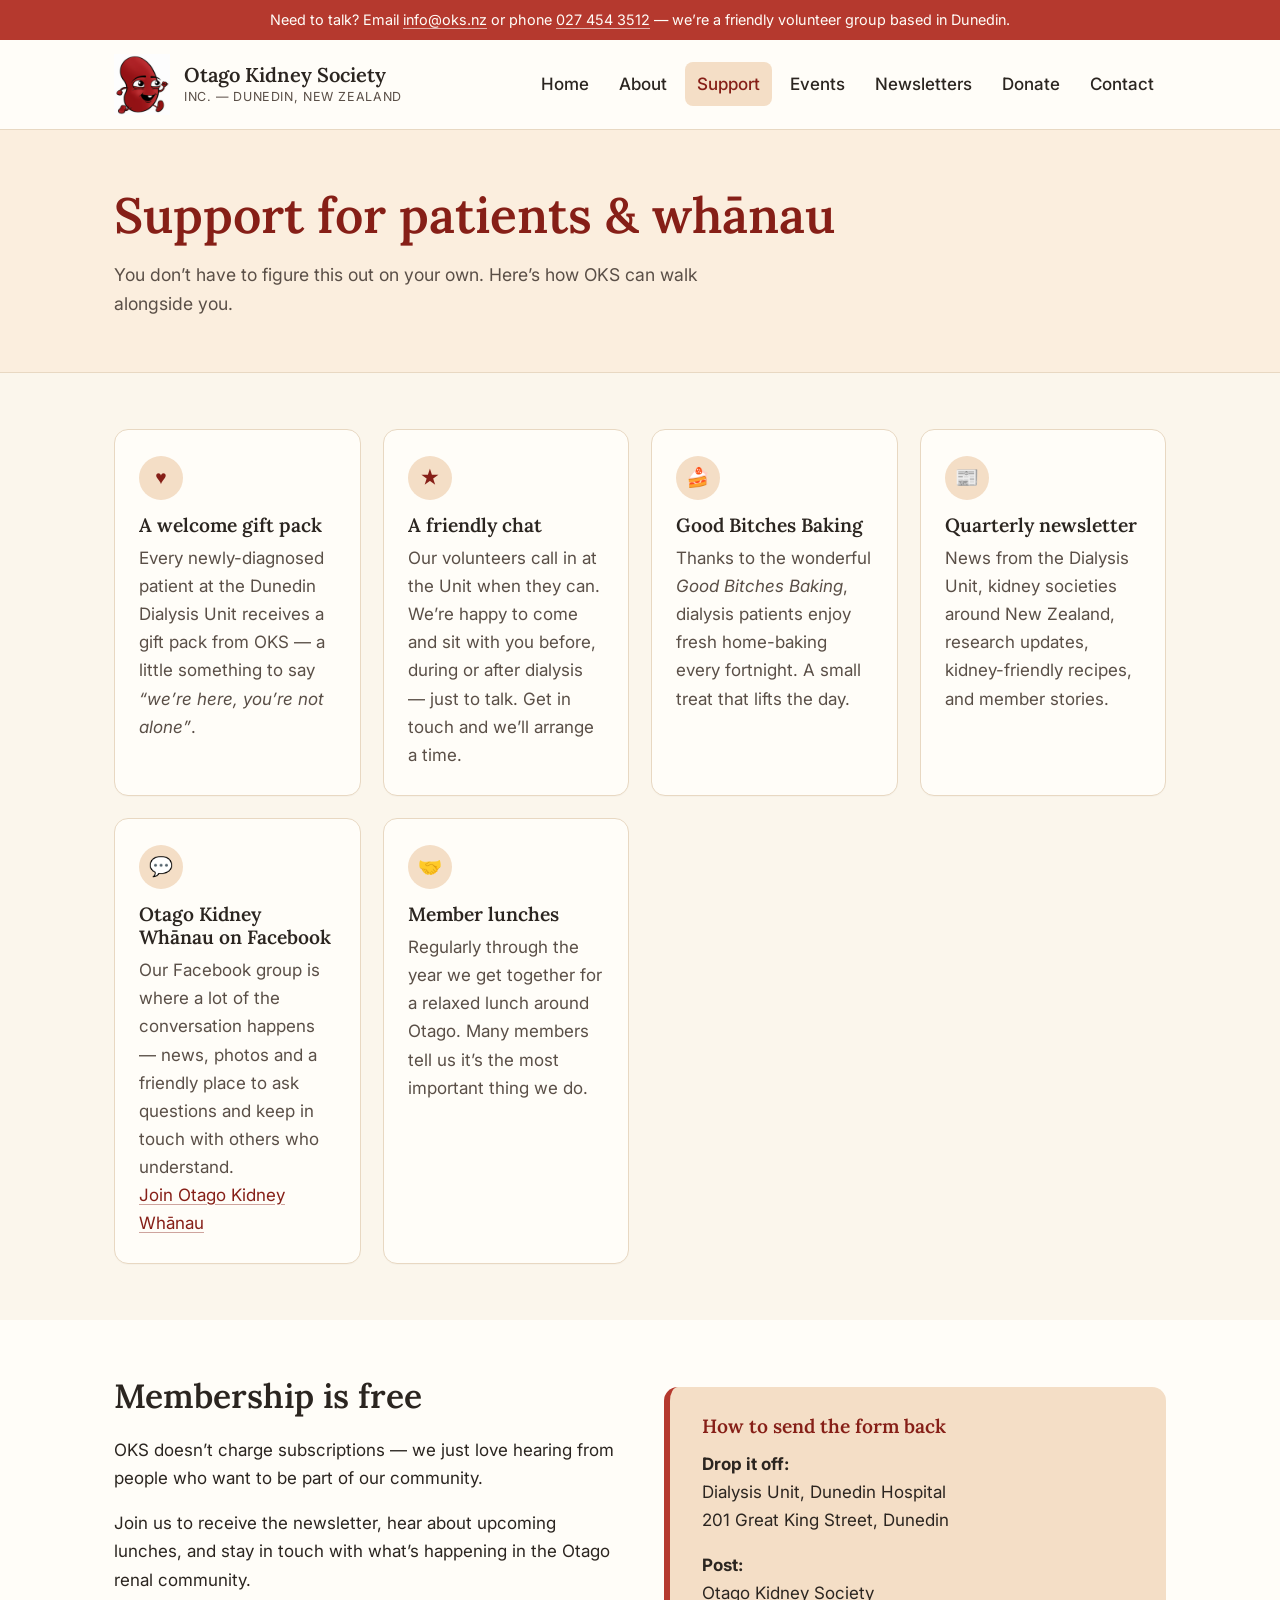
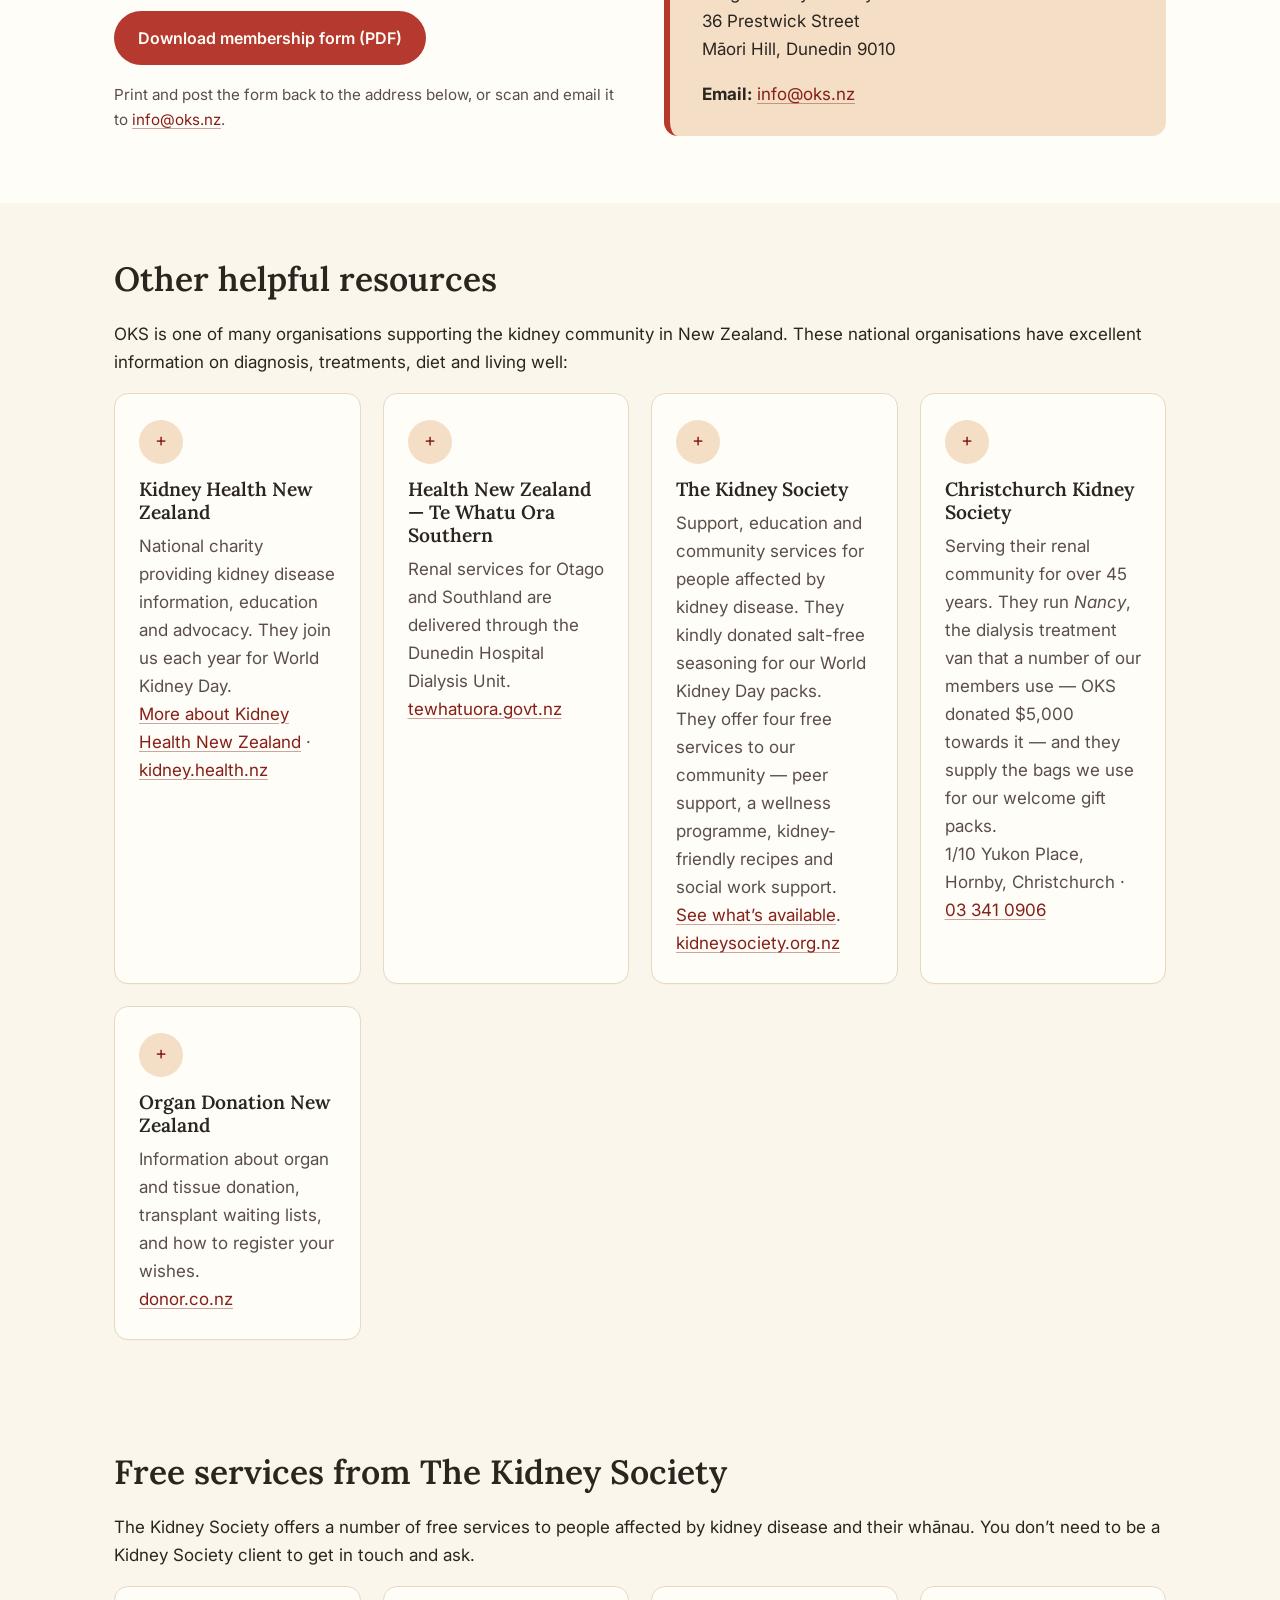
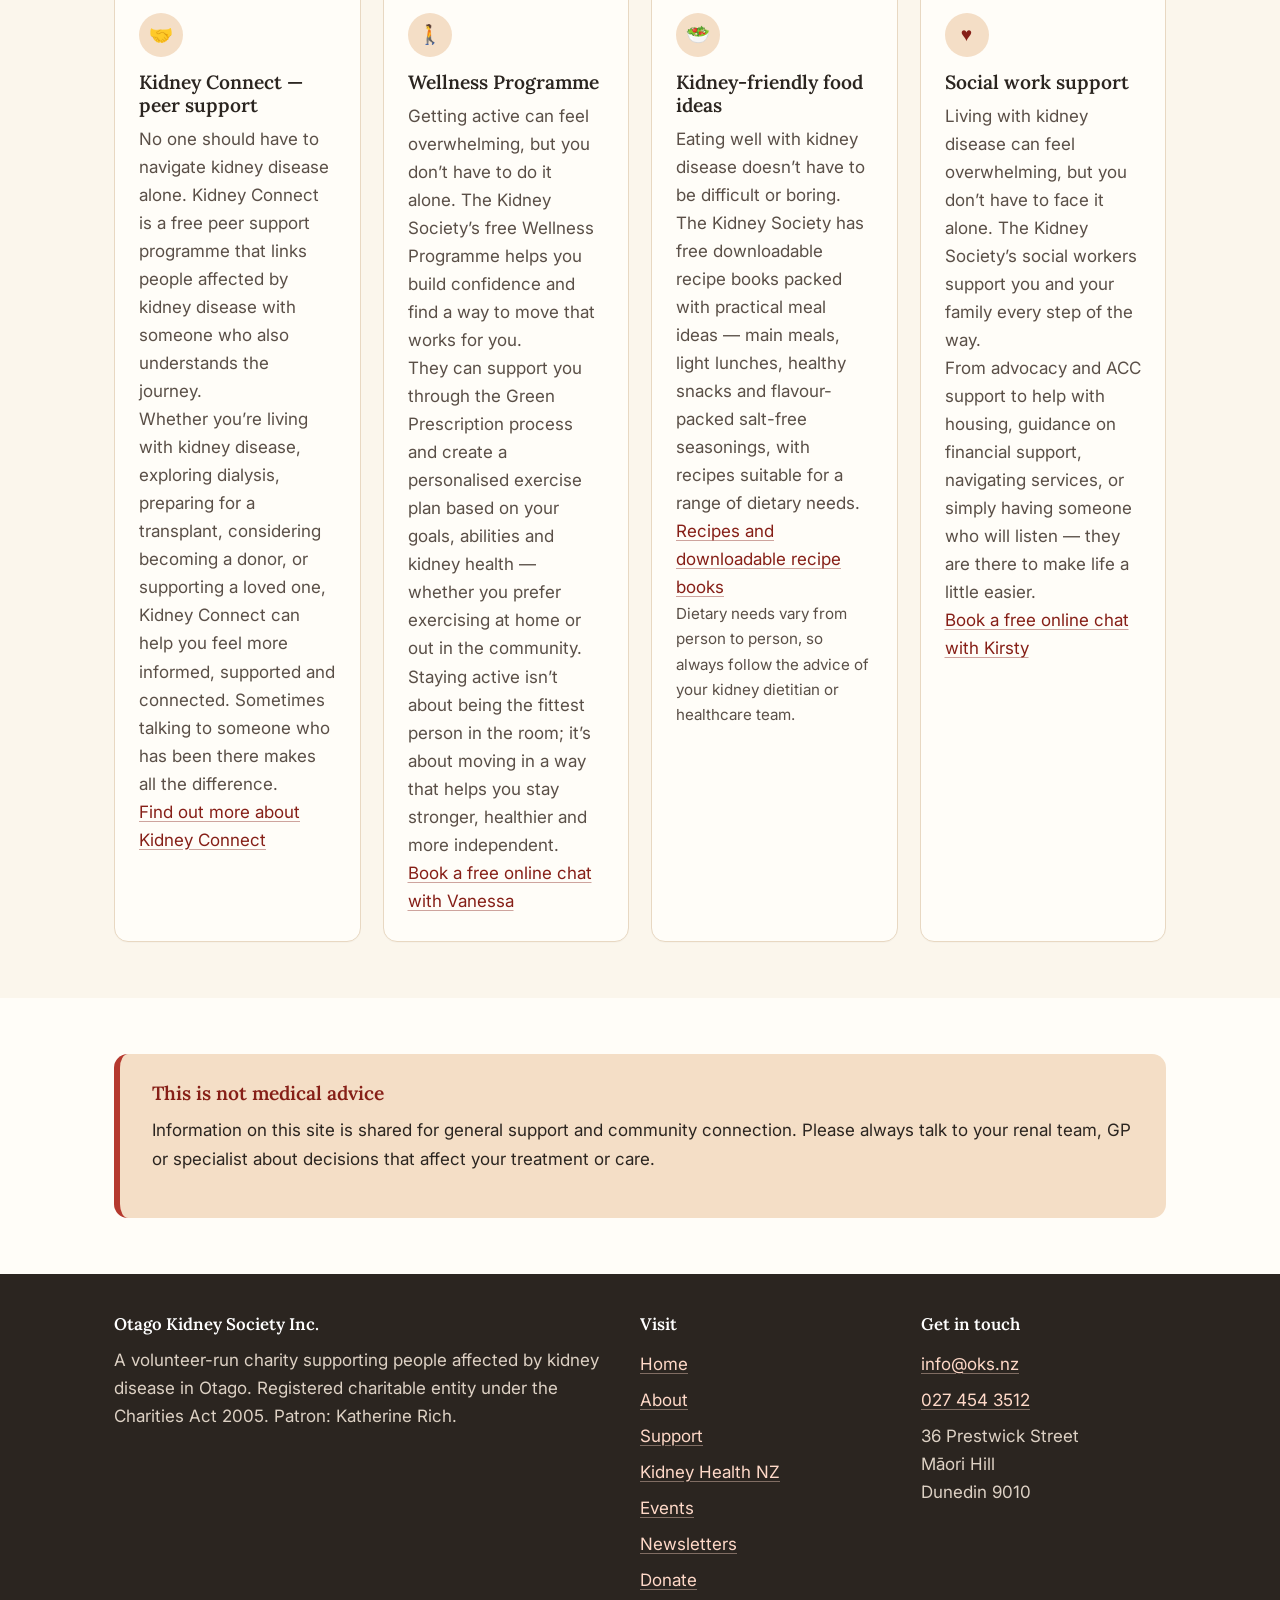
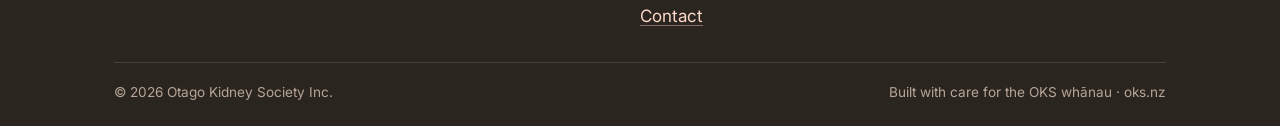
<file: support.html>
<!DOCTYPE html>
<html lang="en-NZ">
<head>
  <meta charset="UTF-8">
  <meta name="viewport" content="width=device-width, initial-scale=1.0">
  <title>Support — Otago Kidney Society</title>
  <meta name="description" content="Support and resources for people in Otago living with kidney disease, on dialysis, or considering transplantation — and for their families.">
  <link rel="icon" type="image/png" href="images/oks-logo.png">
  <!-- Social sharing (Facebook, Messenger, LinkedIn) -->
  <meta property="og:type" content="website">
  <meta property="og:site_name" content="Otago Kidney Society">
  <meta property="og:locale" content="en_NZ">
  <meta property="og:title" content="Support — Otago Kidney Society">
  <meta property="og:description" content="Support and resources for people in Otago living with kidney disease, on dialysis, or considering transplantation — and for their families.">
  <meta property="og:url" content="https://oks.nz/support.html">
  <meta property="og:image" content="https://oks.nz/images/oks-logo.png">
  <meta property="og:image:alt" content="The Otago Kidney Society logo.">
  <!-- Social sharing (X / Twitter) -->
  <meta name="twitter:card" content="summary_large_image">
  <meta name="twitter:title" content="Support — Otago Kidney Society">
  <meta name="twitter:description" content="Support and resources for people in Otago living with kidney disease, on dialysis, or considering transplantation — and for their families.">
  <meta name="twitter:image" content="https://oks.nz/images/oks-logo.png">
  <link rel="canonical" href="https://oks.nz/support.html">
  <link rel="preconnect" href="https://fonts.googleapis.com">
  <link rel="preconnect" href="https://fonts.gstatic.com" crossorigin>
  <link href="https://fonts.googleapis.com/css2?family=Inter:wght@400;500;600&family=Lora:wght@500;600&display=swap" rel="stylesheet">
  <link rel="stylesheet" href="styles.css">
</head>
<body>

<div class="topbar">
  Need to talk? Email <a href="mailto:info@oks.nz">info@oks.nz</a> or phone <a href="tel:+64274543512">027 454 3512</a> — we’re a friendly volunteer group based in Dunedin.
</div>

<header class="site-header">
  <div class="inner">
    <a class="brand" href="index.html">
      <img src="images/oks-logo.png" alt="OKS kidney mascot logo">
      <span class="name">Otago Kidney Society<small>Inc. — Dunedin, New Zealand</small></span>
    </a>
    <nav aria-label="Primary">
      <ul>
        <li><a href="index.html">Home</a></li>
        <li><a href="about.html">About</a></li>
        <li><a class="active" href="support.html">Support</a></li>
        <li><a href="events.html">Events</a></li>
        <li><a href="newsletters.html">Newsletters</a></li>
        <li><a href="donate.html">Donate</a></li>
        <li><a href="contact.html">Contact</a></li>
      </ul>
    </nav>
  </div>
</header>

<section class="page-head">
  <div class="container">
    <h1>Support for patients &amp; whānau</h1>
    <p>You don’t have to figure this out on your own. Here’s how OKS can walk alongside you.</p>
  </div>
</section>

<section>
  <div class="container">
    <h2 class="sr-only">How we can help</h2>
    <div class="cards">
      <div class="card">
        <div class="icon" aria-hidden="true">♥</div>
        <h3>A welcome gift pack</h3>
        <p>Every newly-diagnosed patient at the Dunedin Dialysis Unit receives a gift pack from OKS — a little something to say <em>“we’re here, you’re not alone”</em>.</p>
      </div>
      <div class="card">
        <div class="icon" aria-hidden="true">★</div>
        <h3>A friendly chat</h3>
        <p>Our volunteers call in at the Unit when they can. We’re happy to come and sit with you before, during or after dialysis — just to talk. Get in touch and we’ll arrange a time.</p>
      </div>
      <div class="card">
        <div class="icon" aria-hidden="true">🍰</div>
        <h3>Good Bitches Baking</h3>
        <p>Thanks to the wonderful <em>Good Bitches Baking</em>, dialysis patients enjoy fresh home-baking every fortnight. A small treat that lifts the day.</p>
      </div>
      <div class="card">
        <div class="icon" aria-hidden="true">📰</div>
        <h3>Quarterly newsletter</h3>
        <p>News from the Dialysis Unit, kidney societies around New Zealand, research updates, kidney-friendly recipes, and member stories.</p>
      </div>
      <div class="card">
        <div class="icon" aria-hidden="true">💬</div>
        <h3>Otago Kidney Whānau on Facebook</h3>
        <p>Our Facebook group is where a lot of the conversation happens — news, photos and a friendly place to ask questions and keep in touch with others who understand.</p>
        <p><a href="https://www.facebook.com/groups/otagokidneywhanau" target="_blank" rel="noopener">Join Otago Kidney Whānau</a></p>
      </div>
      <div class="card">
        <div class="icon" aria-hidden="true">🤝</div>
        <h3>Member lunches</h3>
        <p>Regularly through the year we get together for a relaxed lunch around Otago. Many members tell us it’s the most important thing we do.</p>
      </div>
    </div>
  </div>
</section>

<section class="alt">
  <div class="container split">
    <div>
      <h2>Membership is free</h2>
      <p>OKS doesn’t charge subscriptions — we just love hearing from people who want to be part of our community.</p>
      <p>Join us to receive the newsletter, hear about upcoming lunches, and stay in touch with what’s happening in the Otago renal community.</p>
      <p><a class="btn btn-primary" href="forms/oks-membership-form.pdf" download>Download membership form (PDF)</a></p>
      <p class="muted" style="font-size:0.95rem;">Print and post the form back to the address below, or scan and email it to <a href="mailto:info@oks.nz">info@oks.nz</a>.</p>
    </div>
    <div class="callout">
      <h3>How to send the form back</h3>
      <p><strong>Drop it off:</strong><br>Dialysis Unit, Dunedin Hospital<br>201 Great King Street, Dunedin</p>
      <p><strong>Post:</strong><br>Otago Kidney Society<br>36 Prestwick Street<br>Māori Hill, Dunedin 9010</p>
      <p style="margin-bottom:0;"><strong>Email:</strong> <a href="mailto:info@oks.nz">info@oks.nz</a></p>
    </div>
  </div>
</section>

<section>
  <div class="container">
    <h2>Other helpful resources</h2>
    <p>OKS is one of many organisations supporting the kidney community in New Zealand. These national organisations have excellent information on diagnosis, treatments, diet and living well:</p>
    <div class="cards">
      <div class="card">
        <div class="icon" aria-hidden="true">+</div>
        <h3>Kidney Health New Zealand</h3>
        <p>National charity providing kidney disease information, education and advocacy. They join us each year for World Kidney Day.</p>
        <p><a href="khnz.html">More about Kidney Health New Zealand</a> · <a href="https://www.kidney.health.nz" target="_blank" rel="noopener">kidney.health.nz</a></p>
      </div>
      <div class="card">
        <div class="icon" aria-hidden="true">+</div>
        <h3>Health New Zealand — Te Whatu Ora Southern</h3>
        <p>Renal services for Otago and Southland are delivered through the Dunedin Hospital Dialysis Unit.</p>
        <p><a href="https://www.tewhatuora.govt.nz" target="_blank" rel="noopener">tewhatuora.govt.nz</a></p>
      </div>
      <div class="card">
        <div class="icon" aria-hidden="true">+</div>
        <h3>The Kidney Society</h3>
        <p>Support, education and community services for people affected by kidney disease. They kindly donated salt-free seasoning for our World Kidney Day packs.</p>
        <p>They offer four free services to our community — peer support, a wellness programme, kidney-friendly recipes and social work support. <a href="#kidney-society-services">See what’s available</a>.</p>
        <p><a href="https://www.kidneysociety.org.nz" target="_blank" rel="noopener">kidneysociety.org.nz</a></p>
      </div>
      <div class="card">
        <div class="icon" aria-hidden="true">+</div>
        <h3>Christchurch Kidney Society</h3>
        <p>Serving their renal community for over 45 years. They run <em>Nancy</em>, the dialysis treatment van that a number of our members use — OKS donated $5,000 towards it — and they supply the bags we use for our welcome gift packs.</p>
        <p>1/10 Yukon Place, Hornby, Christchurch · <a href="tel:+6433410906">03 341 0906</a></p>
      </div>
      <div class="card">
        <div class="icon" aria-hidden="true">+</div>
        <h3>Organ Donation New Zealand</h3>
        <p>Information about organ and tissue donation, transplant waiting lists, and how to register your wishes.</p>
        <p><a href="https://www.donor.co.nz" target="_blank" rel="noopener">donor.co.nz</a></p>
      </div>
    </div>
  </div>
</section>

<section id="kidney-society-services">
  <div class="container">
    <h2>Free services from The Kidney Society</h2>
    <p>The Kidney Society offers a number of free services to people affected by kidney disease and their whānau. You don’t need to be a Kidney Society client to get in touch and ask.</p>
    <div class="cards">

      <div class="card">
        <div class="icon" aria-hidden="true">🤝</div>
        <h3>Kidney Connect — peer support</h3>
        <p>No one should have to navigate kidney disease alone. Kidney Connect is a free peer support programme that links people affected by kidney disease with someone who also understands the journey.</p>
        <p>Whether you’re living with kidney disease, exploring dialysis, preparing for a transplant, considering becoming a donor, or supporting a loved one, Kidney Connect can help you feel more informed, supported and connected. Sometimes talking to someone who has been there makes all the difference.</p>
        <p><a href="https://www.kidneysociety.org.nz/kidney-connect" target="_blank" rel="noopener">Find out more about Kidney Connect</a></p>
      </div>

      <div class="card">
        <div class="icon" aria-hidden="true">🚶</div>
        <h3>Wellness Programme</h3>
        <p>Getting active can feel overwhelming, but you don’t have to do it alone. The Kidney Society’s free Wellness Programme helps you build confidence and find a way to move that works for you.</p>
        <p>They can support you through the Green Prescription process and create a personalised exercise plan based on your goals, abilities and kidney health — whether you prefer exercising at home or out in the community. Staying active isn’t about being the fittest person in the room; it’s about moving in a way that helps you stay stronger, healthier and more independent.</p>
        <p><a href="https://bookings.cloud.microsoft/book/BookafreeKidneyKrerochat@kidneysociety.org.nz/?ismsaljsauthenabled=" target="_blank" rel="noopener">Book a free online chat with Vanessa</a></p>
      </div>

      <div class="card">
        <div class="icon" aria-hidden="true">🥗</div>
        <h3>Kidney-friendly food ideas</h3>
        <p>Eating well with kidney disease doesn’t have to be difficult or boring. The Kidney Society has free downloadable recipe books packed with practical meal ideas — main meals, light lunches, healthy snacks and flavour-packed salt-free seasonings, with recipes suitable for a range of dietary needs.</p>
        <p><a href="https://kidneysociety.org.nz/kidney-friendly-recipes" target="_blank" rel="noopener">Recipes and downloadable recipe books</a></p>
        <p class="muted" style="font-size:0.95rem;">Dietary needs vary from person to person, so always follow the advice of your kidney dietitian or healthcare team.</p>
      </div>

      <div class="card">
        <div class="icon" aria-hidden="true">♥</div>
        <h3>Social work support</h3>
        <p>Living with kidney disease can feel overwhelming, but you don’t have to face it alone. The Kidney Society’s social workers support you and your family every step of the way.</p>
        <p>From advocacy and ACC support to help with housing, guidance on financial support, navigating services, or simply having someone who will listen — they are there to make life a little easier.</p>
        <p><a href="https://bookings.cloud.microsoft/book/BookafreeKidneyKrerochat@kidneysociety.org.nz/?ismsaljsauthenabled=" target="_blank" rel="noopener">Book a free online chat with Kirsty</a></p>
      </div>

    </div>
  </div>
</section>

<section class="alt">
  <div class="container">
    <div class="callout">
      <h3>This is not medical advice</h3>
      <p>Information on this site is shared for general support and community connection. Please always talk to your renal team, GP or specialist about decisions that affect your treatment or care.</p>
    </div>
  </div>
</section>

<footer class="site-footer">
  <div class="container">
    <div class="grid">
      <div>
        <h3>Otago Kidney Society Inc.</h3>
        <p>A volunteer-run charity supporting people affected by kidney disease in Otago. Registered charitable entity under the Charities Act 2005. Patron: Katherine Rich.</p>
      </div>
      <div>
        <h3>Visit</h3>
        <ul>
          <li><a href="index.html">Home</a></li>
          <li><a href="about.html">About</a></li>
          <li><a href="support.html">Support</a></li>
          <li><a href="khnz.html">Kidney Health NZ</a></li>
          <li><a href="events.html">Events</a></li>
          <li><a href="newsletters.html">Newsletters</a></li>
          <li><a href="donate.html">Donate</a></li>
          <li><a href="contact.html">Contact</a></li>
        </ul>
      </div>
      <div>
        <h3>Get in touch</h3>
        <ul>
          <li><a href="mailto:info@oks.nz">info@oks.nz</a></li>
          <li><a href="tel:+64274543512">027 454 3512</a></li>
          <li>36 Prestwick Street<br>Māori Hill<br>Dunedin 9010</li>
        </ul>
      </div>
    </div>
    <div class="legal">
      <span>© <span id="year">2026</span> Otago Kidney Society Inc.</span>
      <span>Built with care for the OKS whānau · oks.nz</span>
    </div>
  </div>
  <script>document.getElementById('year').textContent = new Date().getFullYear();</script>
</footer>

</body>
</html>
</file>
<file: styles.css>
/* ==========================================================================
   Otago Kidney Society — site styles
   Warm, welcoming palette inspired by the OKS kidney mascot.
   ========================================================================== */

:root {
  --brand-red: #b5392e;
  --brand-red-dark: #861f17;
  --brand-red-soft: #e58075;
  --cream: #fbf6ec;
  --warm-panel: #f4dec6;
  --warm-panel-soft: #fbeede;
  --sage: #5c8b7f;
  --sage-dark: #3e695f;
  --ink: #2b2520;
  --ink-soft: #5a4f47;
  --line: #e8d8c2;
  --white: #fffdf8;

  --font-body: "Inter", "Helvetica Neue", Arial, sans-serif;
  --font-head: "Lora", Georgia, "Times New Roman", serif;

  --maxw: 1100px;
  --radius: 14px;
  --shadow: 0 6px 24px rgba(86, 35, 22, 0.10);
}

/* Reset-ish */
*, *::before, *::after { box-sizing: border-box; }
html { scroll-behavior: smooth; }
body {
  margin: 0;
  font-family: var(--font-body);
  font-size: 17px;
  line-height: 1.65;
  color: var(--ink);
  background: var(--cream);
  -webkit-font-smoothing: antialiased;
}

img { max-width: 100%; display: block; height: auto; }

a {
  color: var(--brand-red-dark);
  text-decoration: underline;
  text-underline-offset: 3px;
  text-decoration-color: rgba(134, 31, 23, 0.4);
}
a:hover { text-decoration-color: var(--brand-red); }

h1, h2, h3, h4 {
  font-family: var(--font-head);
  color: var(--ink);
  line-height: 1.2;
  margin: 0 0 .6em;
  font-weight: 600;
}
h1 { font-size: clamp(2rem, 4.5vw, 3.1rem); }
h2 { font-size: clamp(1.5rem, 3vw, 2.1rem); }
h3 { font-size: 1.2rem; }

p { margin: 0 0 1em; }

.container {
  max-width: var(--maxw);
  margin: 0 auto;
  padding: 0 24px;
}

/* ---------- Top banner ---------- */
.topbar {
  background: var(--brand-red);
  color: var(--white);
  font-size: 0.9rem;
  text-align: center;
  padding: 8px 24px;
}
.topbar a { color: var(--white); text-decoration-color: rgba(255,255,255,0.6); }

/* ---------- Header / nav ---------- */
.site-header {
  background: var(--white);
  border-bottom: 1px solid var(--line);
  position: sticky; top: 0; z-index: 50;
}
.site-header .inner {
  display: flex;
  align-items: center;
  justify-content: space-between;
  gap: 16px;
  padding: 14px 24px;
  max-width: var(--maxw);
  margin: 0 auto;
}
.brand {
  display: flex; align-items: center; gap: 14px;
  text-decoration: none; color: var(--ink);
}
.brand img { width: 56px; height: auto; }
.brand .name {
  font-family: var(--font-head);
  font-size: 1.25rem;
  line-height: 1.1;
  font-weight: 600;
}
.brand .name small {
  display: block;
  font-family: var(--font-body);
  font-size: 0.78rem;
  font-weight: 400;
  letter-spacing: 0.05em;
  text-transform: uppercase;
  color: var(--ink-soft);
  margin-top: 4px;
}
nav ul {
  list-style: none; padding: 0; margin: 0;
  display: flex; flex-wrap: wrap; gap: 6px;
}
nav a {
  display: inline-block;
  padding: 8px 12px;
  font-weight: 500;
  color: var(--ink);
  text-decoration: none;
  border-radius: 8px;
}
nav a:hover { background: var(--warm-panel-soft); }
nav a.active {
  color: var(--brand-red-dark);
  background: var(--warm-panel);
}

/* ---------- Hero ---------- */
.hero {
  background: linear-gradient(135deg, var(--warm-panel) 0%, var(--warm-panel-soft) 100%);
  padding: 64px 0 56px;
}
.hero .grid {
  display: grid;
  grid-template-columns: 1.15fr 1fr;
  gap: 48px;
  align-items: center;
}
.hero h1 { color: var(--brand-red-dark); }
.hero p.lede {
  font-size: 1.15rem;
  color: var(--ink-soft);
  max-width: 38ch;
}
.hero img.hero-img {
  width: 100%;
  border-radius: var(--radius);
  box-shadow: var(--shadow);
  aspect-ratio: 4 / 3;
  object-fit: cover;
}
.hero .actions { margin-top: 22px; display: flex; gap: 12px; flex-wrap: wrap; }

/* Page header (non-home pages) */
.page-head {
  background: var(--warm-panel-soft);
  padding: 56px 0 36px;
  border-bottom: 1px solid var(--line);
}
.page-head h1 { color: var(--brand-red-dark); margin-bottom: .3em; }
.page-head p { color: var(--ink-soft); max-width: 60ch; font-size: 1.1rem; }

/* ---------- Buttons ---------- */
.btn {
  display: inline-block;
  padding: 12px 22px;
  border-radius: 999px;
  font-weight: 600;
  text-decoration: none;
  border: 2px solid transparent;
  transition: transform .08s ease, background .2s ease;
  font-size: 1rem;
}
.btn:active { transform: translateY(1px); }
.btn-primary { background: var(--brand-red); color: var(--white); }
.btn-primary:hover { background: var(--brand-red-dark); }
.btn-secondary {
  background: transparent;
  color: var(--brand-red-dark);
  border-color: var(--brand-red);
}
.btn-secondary:hover { background: rgba(181, 57, 46, 0.07); }

/* ---------- Sections / cards ---------- */
section { padding: 56px 0; }
section.alt { background: var(--white); }

.cards {
  display: grid;
  gap: 22px;
  grid-template-columns: repeat(auto-fit, minmax(240px, 1fr));
}
.card {
  background: var(--white);
  border: 1px solid var(--line);
  border-radius: var(--radius);
  padding: 26px 24px;
  box-shadow: 0 1px 0 rgba(0,0,0,0.02);
}
.card .icon {
  width: 44px; height: 44px;
  border-radius: 50%;
  background: var(--warm-panel);
  color: var(--brand-red-dark);
  display: flex; align-items: center; justify-content: center;
  font-size: 1.2rem; font-weight: 700;
  font-family: var(--font-head);
  margin-bottom: 14px;
}
.card h3 { margin-bottom: .4em; }
.card p { color: var(--ink-soft); margin: 0; }

/* Two-column / three-column blocks */
.split {
  display: grid;
  grid-template-columns: 1fr 1fr;
  gap: 48px;
  align-items: center;
}
.split img { border-radius: var(--radius); box-shadow: var(--shadow); }

.callout {
  background: var(--warm-panel);
  border-radius: var(--radius);
  padding: 28px 32px;
  border-left: 6px solid var(--brand-red);
}
.callout h3 { color: var(--brand-red-dark); margin-top: 0; }

.fact-strip {
  background: var(--brand-red);
  color: var(--white);
  padding: 36px 0;
  text-align: center;
}
.fact-strip .grid {
  display: grid;
  grid-template-columns: repeat(auto-fit, minmax(160px, 1fr));
  gap: 28px;
}
.fact-strip strong {
  display: block;
  font-family: var(--font-head);
  font-size: 2rem;
  margin-bottom: 4px;
}
.fact-strip span { font-size: 0.95rem; opacity: 0.92; }

/* Lists */
.tick-list { list-style: none; padding: 0; margin: 0; }
.tick-list li {
  position: relative;
  padding: 10px 0 10px 36px;
  border-bottom: 1px dashed var(--line);
}
.tick-list li:last-child { border-bottom: 0; }
.tick-list li::before {
  content: "♥";
  position: absolute; left: 6px; top: 9px;
  color: var(--brand-red);
  font-size: 1.1rem;
}

/* Events list */
.event {
  display: grid;
  grid-template-columns: 110px 1fr;
  gap: 22px;
  padding: 22px 0;
  border-bottom: 1px solid var(--line);
}
.event:last-child { border-bottom: 0; }
.event .when {
  background: var(--warm-panel);
  border-radius: var(--radius);
  padding: 14px 8px;
  text-align: center;
  font-family: var(--font-head);
  color: var(--brand-red-dark);
}
.event .when .day {
  display: block;
  font-size: 1.6rem;
  line-height: 1;
}
.event .when .month {
  display: block;
  font-size: 0.85rem;
  text-transform: uppercase;
  letter-spacing: 0.06em;
  margin-top: 4px;
}
.event h3 { margin: 0 0 .25em; }
.event p { margin: 0; color: var(--ink-soft); }

/* Contact details */
.contact-grid {
  display: grid;
  grid-template-columns: 1fr 1fr;
  gap: 36px;
}
.contact-card {
  background: var(--white);
  border: 1px solid var(--line);
  border-radius: var(--radius);
  padding: 28px 30px;
}
.contact-card h3 { margin-top: 0; color: var(--brand-red-dark); }
.contact-card p { margin: .35em 0; }

/* Footer */
footer.site-footer {
  background: var(--ink);
  color: #ddd1c4;
  padding: 40px 0 22px;
  margin-top: 0;
}
footer.site-footer .grid {
  display: grid;
  grid-template-columns: 2fr 1fr 1fr;
  gap: 36px;
  margin-bottom: 28px;
}
footer.site-footer h3 {
  font-family: var(--font-head);
  color: #fff;
  font-size: 1.05rem;
  margin: 0 0 12px;
}
footer.site-footer a { color: #ffd9c8; text-decoration-color: rgba(255,217,200,0.4); }
footer.site-footer ul { list-style: none; padding: 0; margin: 0; }
footer.site-footer li { padding: 4px 0; }
footer.site-footer .legal {
  border-top: 1px solid #4d3f36;
  padding-top: 18px;
  font-size: 0.85rem;
  color: #b6a596;
  display: flex;
  justify-content: space-between;
  flex-wrap: wrap;
  gap: 12px;
}

/* Committee grid */
.committee {
  display: grid;
  grid-template-columns: repeat(auto-fit, minmax(220px, 1fr));
  gap: 18px;
  margin-top: 28px;
}
.person {
  background: var(--white);
  border: 1px solid var(--line);
  border-radius: var(--radius);
  padding: 22px 22px;
  text-align: center;
}
.person .avatar {
  width: 64px; height: 64px;
  border-radius: 50%;
  background: var(--warm-panel);
  color: var(--brand-red-dark);
  font-family: var(--font-head);
  font-size: 1.5rem;
  font-weight: 600;
  display: flex; align-items: center; justify-content: center;
  margin: 0 auto 12px;
}
.person h3 { margin: 0 0 .2em; font-size: 1.1rem; }
.person .role {
  display: inline-block;
  background: var(--warm-panel);
  color: var(--brand-red-dark);
  padding: 3px 10px;
  border-radius: 999px;
  font-size: 0.78rem;
  font-weight: 600;
  letter-spacing: 0.04em;
  text-transform: uppercase;
  margin-bottom: 8px;
}
.person p { margin: 0; color: var(--ink-soft); font-size: 0.95rem; }
.person.officer .avatar {
  background: var(--brand-red);
  color: var(--white);
}

.officers-row { margin-bottom: 10px; }

/* Utilities */
.text-center { text-align: center; }
.muted { color: var(--ink-soft); }
.notice {
  background: var(--warm-panel-soft);
  border: 1px dashed var(--brand-red-soft);
  border-radius: var(--radius);
  padding: 18px 22px;
  color: var(--ink-soft);
  font-size: 0.95rem;
}
.notice strong { color: var(--brand-red-dark); }

/* ---------- Mobile ---------- */
@media (max-width: 820px) {
  .hero { padding: 40px 0; }
  .hero .grid { grid-template-columns: 1fr; gap: 28px; }
  .split { grid-template-columns: 1fr; gap: 28px; }
  .contact-grid { grid-template-columns: 1fr; gap: 22px; }
  footer.site-footer .grid { grid-template-columns: 1fr; gap: 22px; }
  .site-header .inner { flex-direction: column; align-items: flex-start; gap: 12px; }
  nav ul { width: 100%; }
}

@media (max-width: 480px) {
  .event { grid-template-columns: 90px 1fr; gap: 14px; }
  .brand img { width: 46px; }
  .brand .name { font-size: 1.05rem; }
}

/* Visually hidden, still read by screen readers */
.sr-only {
  position: absolute;
  width: 1px; height: 1px;
  padding: 0; margin: -1px;
  overflow: hidden;
  clip: rect(0, 0, 0, 0);
  white-space: nowrap;
  border: 0;
}
</file>
